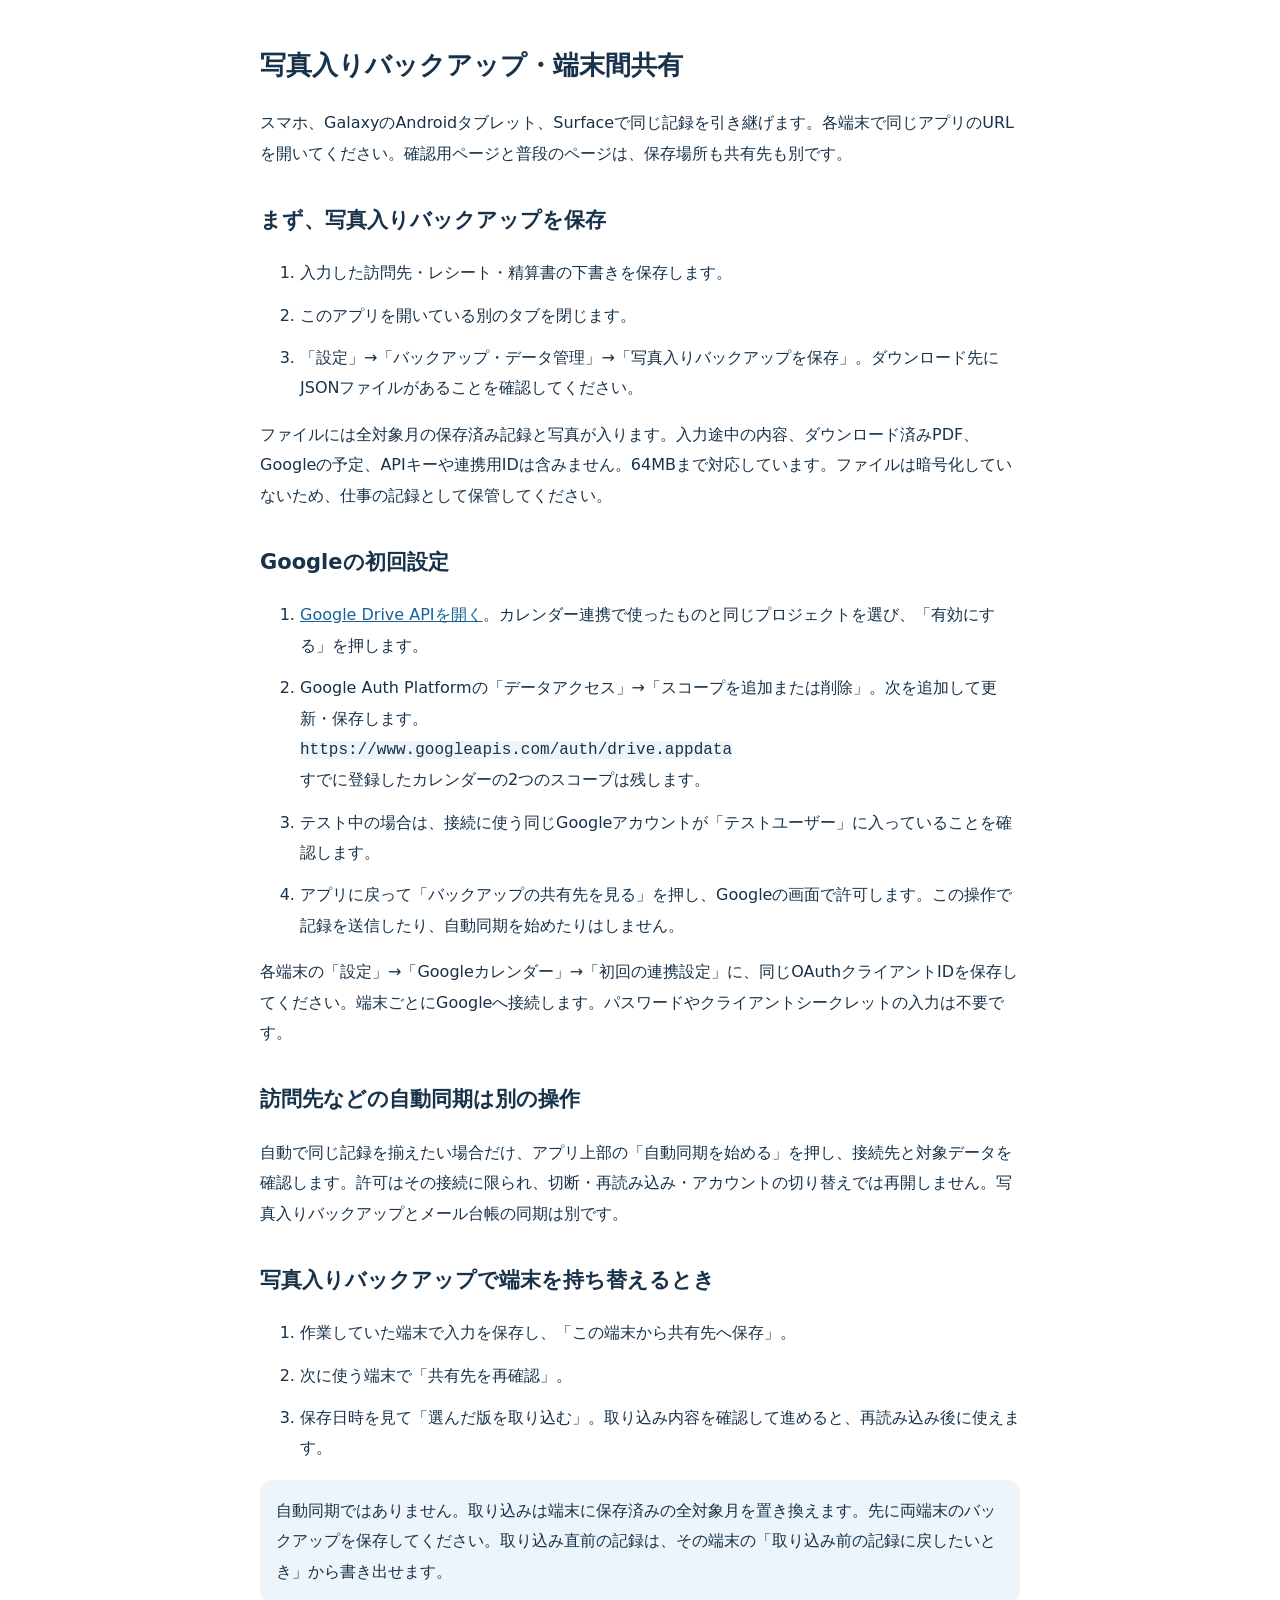
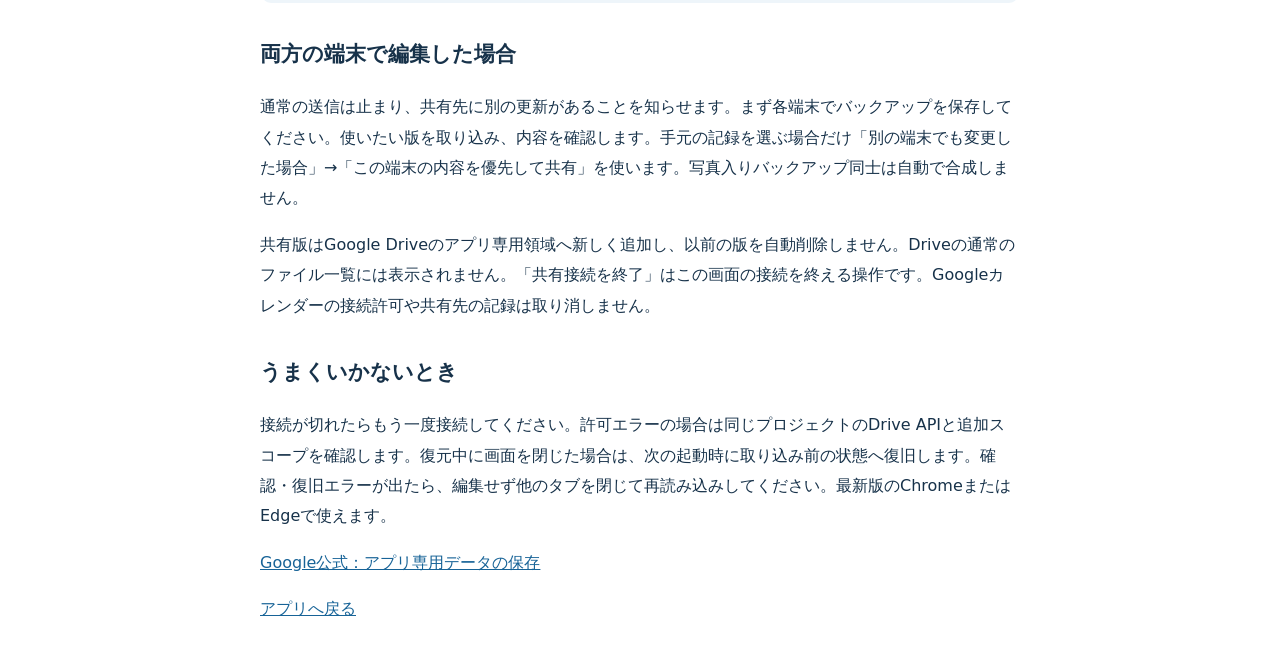
<file: docs/data-sharing-setup.html>
<!doctype html><html lang="ja"><meta charset="utf-8"><meta name="viewport" content="width=device-width, initial-scale=1"><title>写真入りバックアップ・端末間共有</title>
<style>body{font:16px/1.9 system-ui,sans-serif;color:#17324a;max-width:760px;margin:auto;padding:24px}h1{font-size:26px}h2{font-size:21px;margin-top:32px}code{overflow-wrap:anywhere;background:#eef5fa}li{margin:12px 0}a{color:#176397}.note{padding:16px;background:#eef5fa;border-radius:12px}</style>
<h1>写真入りバックアップ・端末間共有</h1>
<p>スマホ、GalaxyのAndroidタブレット、Surfaceで同じ記録を引き継げます。各端末で同じアプリのURLを開いてください。確認用ページと普段のページは、保存場所も共有先も別です。</p>
<h2>まず、写真入りバックアップを保存</h2>
<ol><li>入力した訪問先・レシート・精算書の下書きを保存します。</li><li>このアプリを開いている別のタブを閉じます。</li><li>「設定」→「バックアップ・データ管理」→「写真入りバックアップを保存」。ダウンロード先にJSONファイルがあることを確認してください。</li></ol>
<p>ファイルには全対象月の保存済み記録と写真が入ります。入力途中の内容、ダウンロード済みPDF、Googleの予定、APIキーや連携用IDは含みません。64MBまで対応しています。ファイルは暗号化していないため、仕事の記録として保管してください。</p>
<h2>Googleの初回設定</h2>
<ol><li><a href="https://console.cloud.google.com/apis/library/drive.googleapis.com" target="_blank" rel="noopener">Google Drive APIを開く</a>。カレンダー連携で使ったものと同じプロジェクトを選び、「有効にする」を押します。</li><li>Google Auth Platformの「データアクセス」→「スコープを追加または削除」。次を追加して更新・保存します。<br><code>https://www.googleapis.com/auth/drive.appdata</code><br>すでに登録したカレンダーの2つのスコープは残します。</li><li>テスト中の場合は、接続に使う同じGoogleアカウントが「テストユーザー」に入っていることを確認します。</li><li>アプリに戻って「バックアップの共有先を見る」を押し、Googleの画面で許可します。この操作で記録を送信したり、自動同期を始めたりはしません。</li></ol>
<p>各端末の「設定」→「Googleカレンダー」→「初回の連携設定」に、同じOAuthクライアントIDを保存してください。端末ごとにGoogleへ接続します。パスワードやクライアントシークレットの入力は不要です。</p>
<h2>訪問先などの自動同期は別の操作</h2>
<p>自動で同じ記録を揃えたい場合だけ、アプリ上部の「自動同期を始める」を押し、接続先と対象データを確認します。許可はその接続に限られ、切断・再読み込み・アカウントの切り替えでは再開しません。写真入りバックアップとメール台帳の同期は別です。</p>
<h2>写真入りバックアップで端末を持ち替えるとき</h2>
<ol><li>作業していた端末で入力を保存し、「この端末から共有先へ保存」。</li><li>次に使う端末で「共有先を再確認」。</li><li>保存日時を見て「選んだ版を取り込む」。取り込み内容を確認して進めると、再読み込み後に使えます。</li></ol>
<p class="note">自動同期ではありません。取り込みは端末に保存済みの全対象月を置き換えます。先に両端末のバックアップを保存してください。取り込み直前の記録は、その端末の「取り込み前の記録に戻したいとき」から書き出せます。</p>
<h2>両方の端末で編集した場合</h2>
<p>通常の送信は止まり、共有先に別の更新があることを知らせます。まず各端末でバックアップを保存してください。使いたい版を取り込み、内容を確認します。手元の記録を選ぶ場合だけ「別の端末でも変更した場合」→「この端末の内容を優先して共有」を使います。写真入りバックアップ同士は自動で合成しません。</p>
<p>共有版はGoogle Driveのアプリ専用領域へ新しく追加し、以前の版を自動削除しません。Driveの通常のファイル一覧には表示されません。「共有接続を終了」はこの画面の接続を終える操作です。Googleカレンダーの接続許可や共有先の記録は取り消しません。</p>
<h2>うまくいかないとき</h2>
<p>接続が切れたらもう一度接続してください。許可エラーの場合は同じプロジェクトのDrive APIと追加スコープを確認します。復元中に画面を閉じた場合は、次の起動時に取り込み前の状態へ復旧します。確認・復旧エラーが出たら、編集せず他のタブを閉じて再読み込みしてください。最新版のChromeまたはEdgeで使えます。</p>
<p><a href="https://developers.google.com/workspace/drive/api/guides/appdata" target="_blank" rel="noopener">Google公式：アプリ専用データの保存</a></p>
<p><a href="../index.html">アプリへ戻る</a></p></html>
</file>
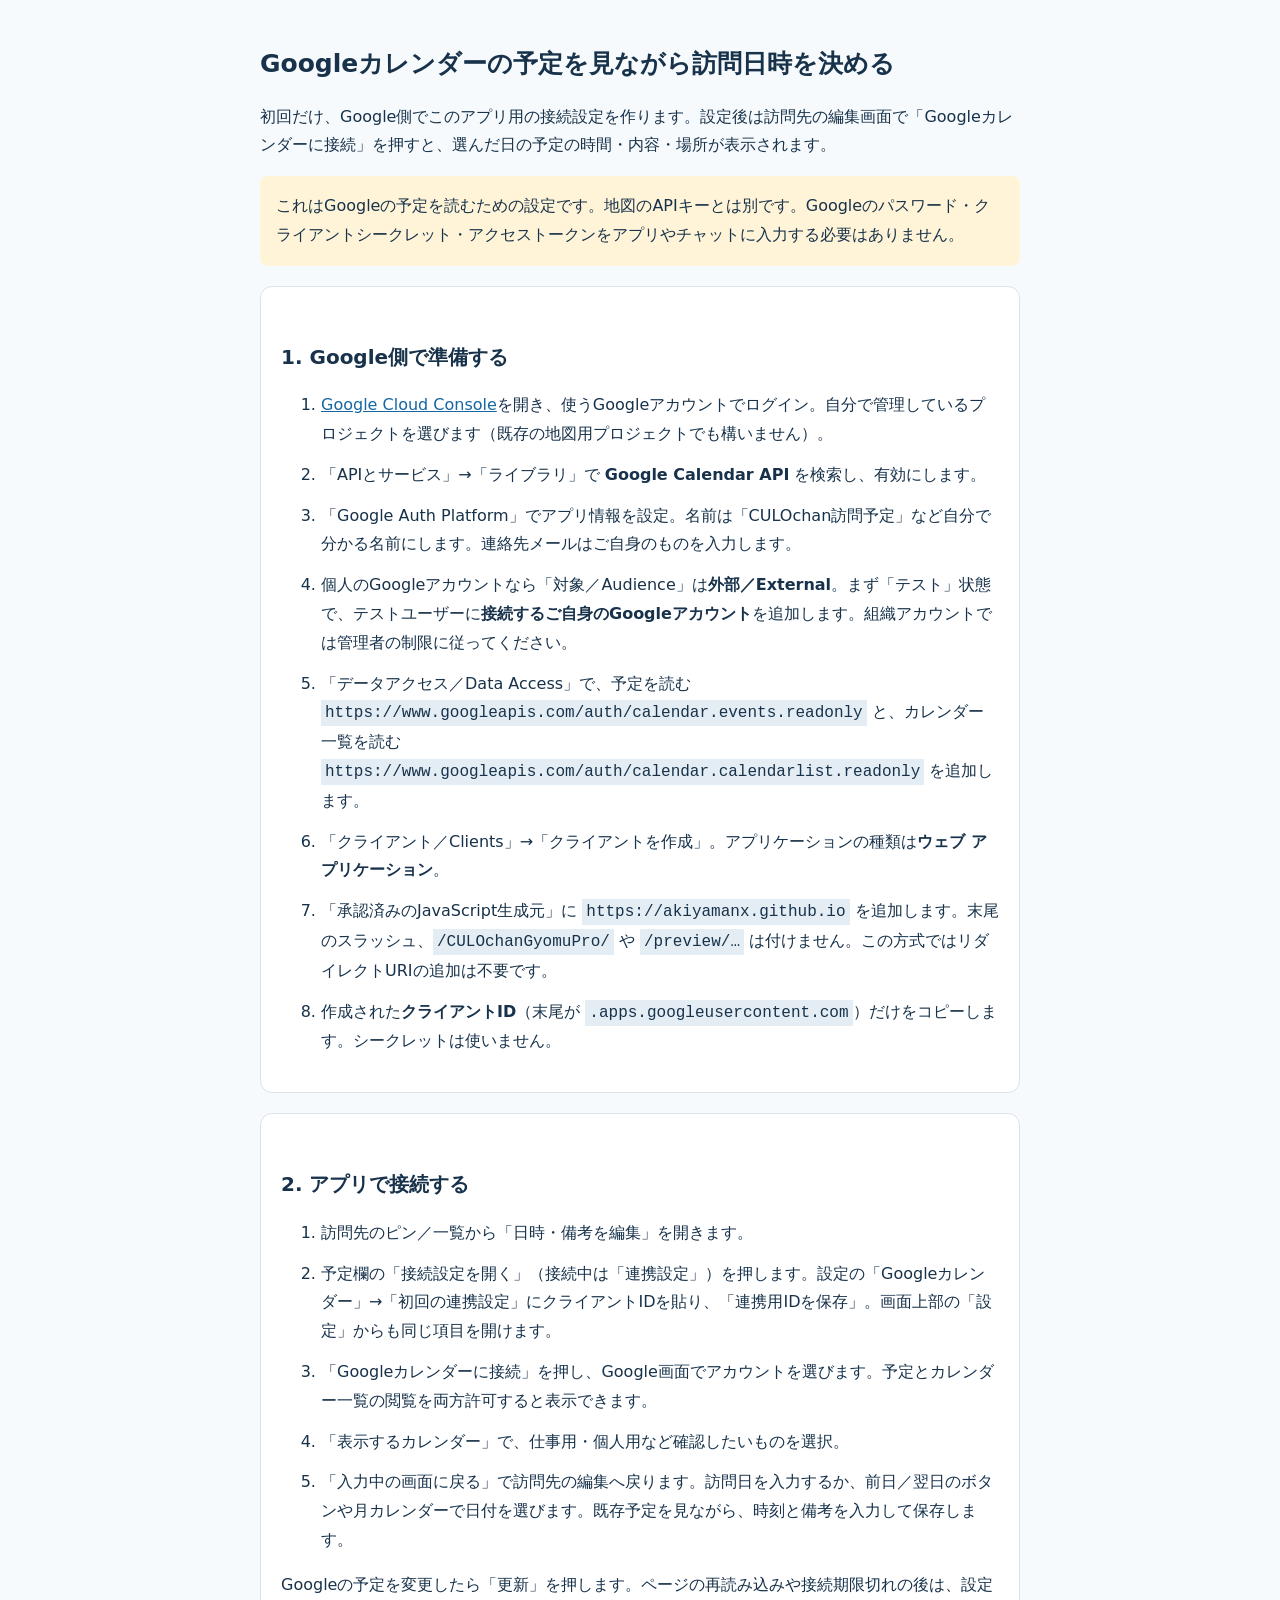
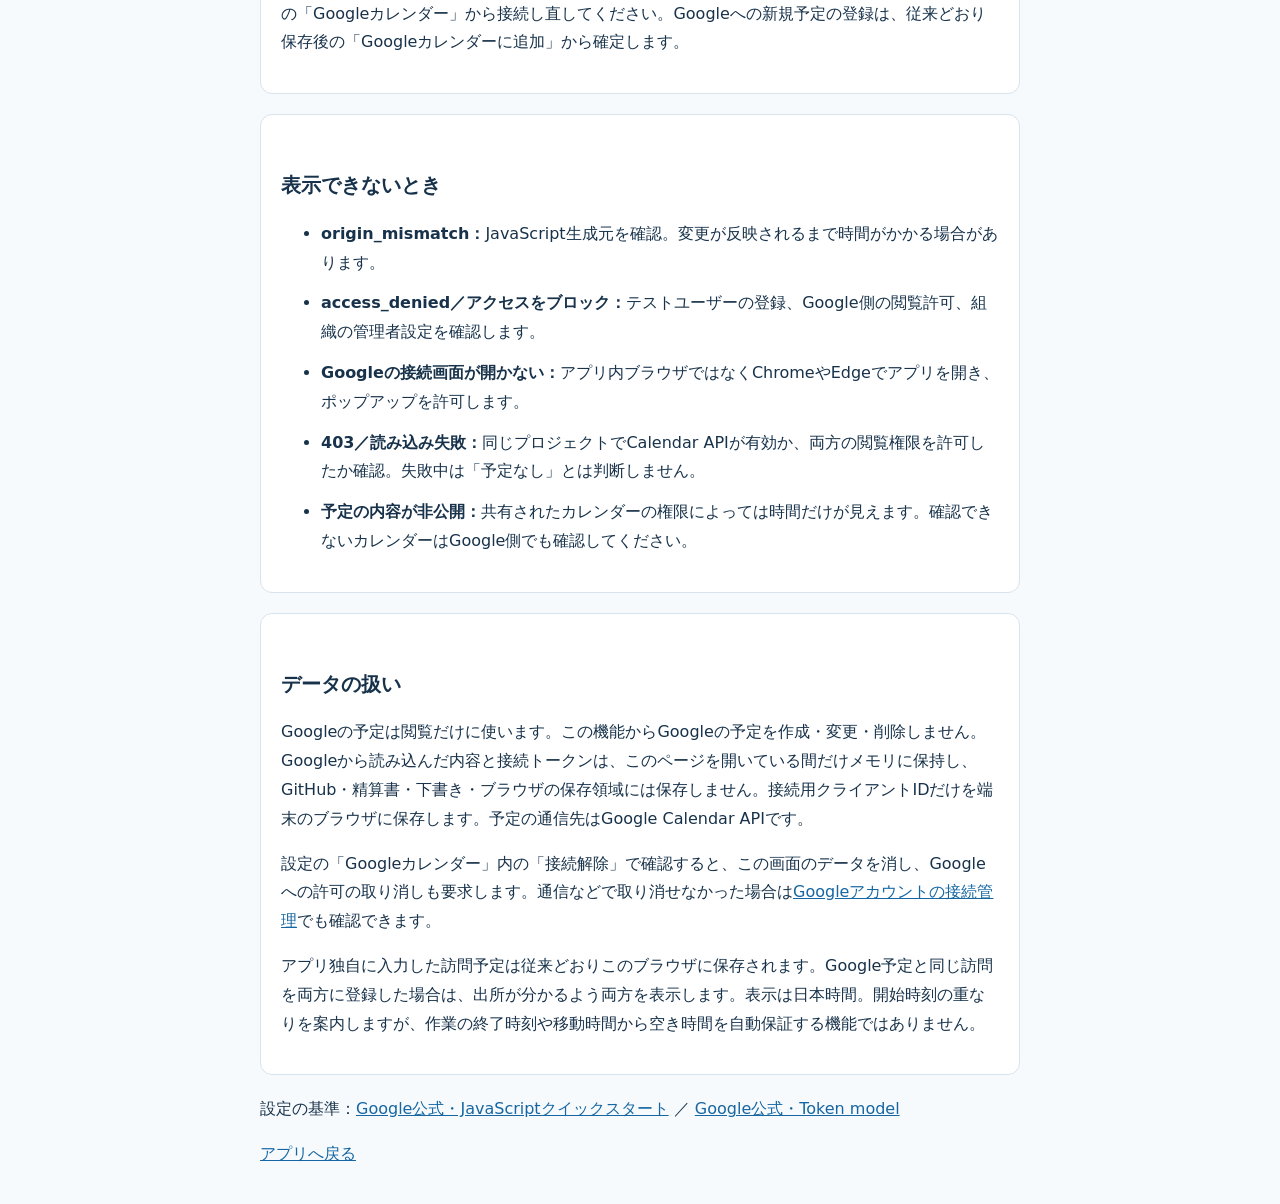
<file: docs/google-calendar-setup.html>
<!DOCTYPE html><html lang="ja"><head><meta charset="utf-8"><meta name="viewport" content="width=device-width,initial-scale=1"><title>Googleカレンダーの初回設定 — CULOchan業務Pro</title><style>body{font:16px/1.8 system-ui,sans-serif;color:#17324a;max-width:760px;padding:24px;margin:auto;background:#f7fafc}h1{font-size:25px}h2{font-size:20px;margin-top:32px}li{margin:12px 0}a{color:#1566a2}code{overflow-wrap:anywhere;background:#e4edf4;padding:4px}aside{background:#fff4d7;padding:16px;border-radius:8px}section{background:white;padding:20px;border:1px solid #d9e3ec;border-radius:12px;margin:20px 0}</style></head><body>
<h1>Googleカレンダーの予定を見ながら訪問日時を決める</h1>
<p>初回だけ、Google側でこのアプリ用の接続設定を作ります。設定後は訪問先の編集画面で「Googleカレンダーに接続」を押すと、選んだ日の予定の時間・内容・場所が表示されます。</p>
<aside>これはGoogleの予定を読むための設定です。地図のAPIキーとは別です。Googleのパスワード・クライアントシークレット・アクセストークンをアプリやチャットに入力する必要はありません。</aside>
<section><h2>1. Google側で準備する</h2><ol>
<li><a href="https://console.cloud.google.com/" target="_blank" rel="noopener">Google Cloud Console</a>を開き、使うGoogleアカウントでログイン。自分で管理しているプロジェクトを選びます（既存の地図用プロジェクトでも構いません）。</li>
<li>「APIとサービス」→「ライブラリ」で <strong>Google Calendar API</strong> を検索し、有効にします。</li>
<li>「Google Auth Platform」でアプリ情報を設定。名前は「CULOchan訪問予定」など自分で分かる名前にします。連絡先メールはご自身のものを入力します。</li>
<li>個人のGoogleアカウントなら「対象／Audience」は<strong>外部／External</strong>。まず「テスト」状態で、テストユーザーに<strong>接続するご自身のGoogleアカウント</strong>を追加します。組織アカウントでは管理者の制限に従ってください。</li>
<li>「データアクセス／Data Access」で、予定を読む <code>https://www.googleapis.com/auth/calendar.events.readonly</code> と、カレンダー一覧を読む <code>https://www.googleapis.com/auth/calendar.calendarlist.readonly</code> を追加します。</li>
<li>「クライアント／Clients」→「クライアントを作成」。アプリケーションの種類は<strong>ウェブ アプリケーション</strong>。</li>
<li>「承認済みのJavaScript生成元」に <code>https://akiyamanx.github.io</code> を追加します。末尾のスラッシュ、<code>/CULOchanGyomuPro/</code> や <code>/preview/…</code> は付けません。この方式ではリダイレクトURIの追加は不要です。</li>
<li>作成された<strong>クライアントID</strong>（末尾が <code>.apps.googleusercontent.com</code>）だけをコピーします。シークレットは使いません。</li>
</ol></section>
<section><h2>2. アプリで接続する</h2><ol>
<li>訪問先のピン／一覧から「日時・備考を編集」を開きます。</li>
<li>予定欄の「接続設定を開く」（接続中は「連携設定」）を押します。設定の「Googleカレンダー」→「初回の連携設定」にクライアントIDを貼り、「連携用IDを保存」。画面上部の「設定」からも同じ項目を開けます。</li>
<li>「Googleカレンダーに接続」を押し、Google画面でアカウントを選びます。予定とカレンダー一覧の閲覧を両方許可すると表示できます。</li>
<li>「表示するカレンダー」で、仕事用・個人用など確認したいものを選択。</li>
<li>「入力中の画面に戻る」で訪問先の編集へ戻ります。訪問日を入力するか、前日／翌日のボタンや月カレンダーで日付を選びます。既存予定を見ながら、時刻と備考を入力して保存します。</li>
</ol><p>Googleの予定を変更したら「更新」を押します。ページの再読み込みや接続期限切れの後は、設定の「Googleカレンダー」から接続し直してください。Googleへの新規予定の登録は、従来どおり保存後の「Googleカレンダーに追加」から確定します。</p></section>
<section><h2>表示できないとき</h2><ul>
<li><strong>origin_mismatch：</strong>JavaScript生成元を確認。変更が反映されるまで時間がかかる場合があります。</li>
<li><strong>access_denied／アクセスをブロック：</strong>テストユーザーの登録、Google側の閲覧許可、組織の管理者設定を確認します。</li>
<li><strong>Googleの接続画面が開かない：</strong>アプリ内ブラウザではなくChromeやEdgeでアプリを開き、ポップアップを許可します。</li>
<li><strong>403／読み込み失敗：</strong>同じプロジェクトでCalendar APIが有効か、両方の閲覧権限を許可したか確認。失敗中は「予定なし」とは判断しません。</li>
<li><strong>予定の内容が非公開：</strong>共有されたカレンダーの権限によっては時間だけが見えます。確認できないカレンダーはGoogle側でも確認してください。</li>
</ul></section>
<section><h2>データの扱い</h2><p>Googleの予定は閲覧だけに使います。この機能からGoogleの予定を作成・変更・削除しません。Googleから読み込んだ内容と接続トークンは、このページを開いている間だけメモリに保持し、GitHub・精算書・下書き・ブラウザの保存領域には保存しません。接続用クライアントIDだけを端末のブラウザに保存します。予定の通信先はGoogle Calendar APIです。</p><p>設定の「Googleカレンダー」内の「接続解除」で確認すると、この画面のデータを消し、Googleへの許可の取り消しも要求します。通信などで取り消せなかった場合は<a href="https://myaccount.google.com/connections" target="_blank" rel="noopener">Googleアカウントの接続管理</a>でも確認できます。</p><p>アプリ独自に入力した訪問予定は従来どおりこのブラウザに保存されます。Google予定と同じ訪問を両方に登録した場合は、出所が分かるよう両方を表示します。表示は日本時間。開始時刻の重なりを案内しますが、作業の終了時刻や移動時間から空き時間を自動保証する機能ではありません。</p></section>
<p>設定の基準：<a href="https://developers.google.com/workspace/calendar/api/quickstart/js" target="_blank" rel="noopener">Google公式・JavaScriptクイックスタート</a> ／ <a href="https://developers.google.com/identity/oauth2/web/guides/use-token-model" target="_blank" rel="noopener">Google公式・Token model</a></p><p><a href="../index.html">アプリへ戻る</a></p>
</body></html>
</file>
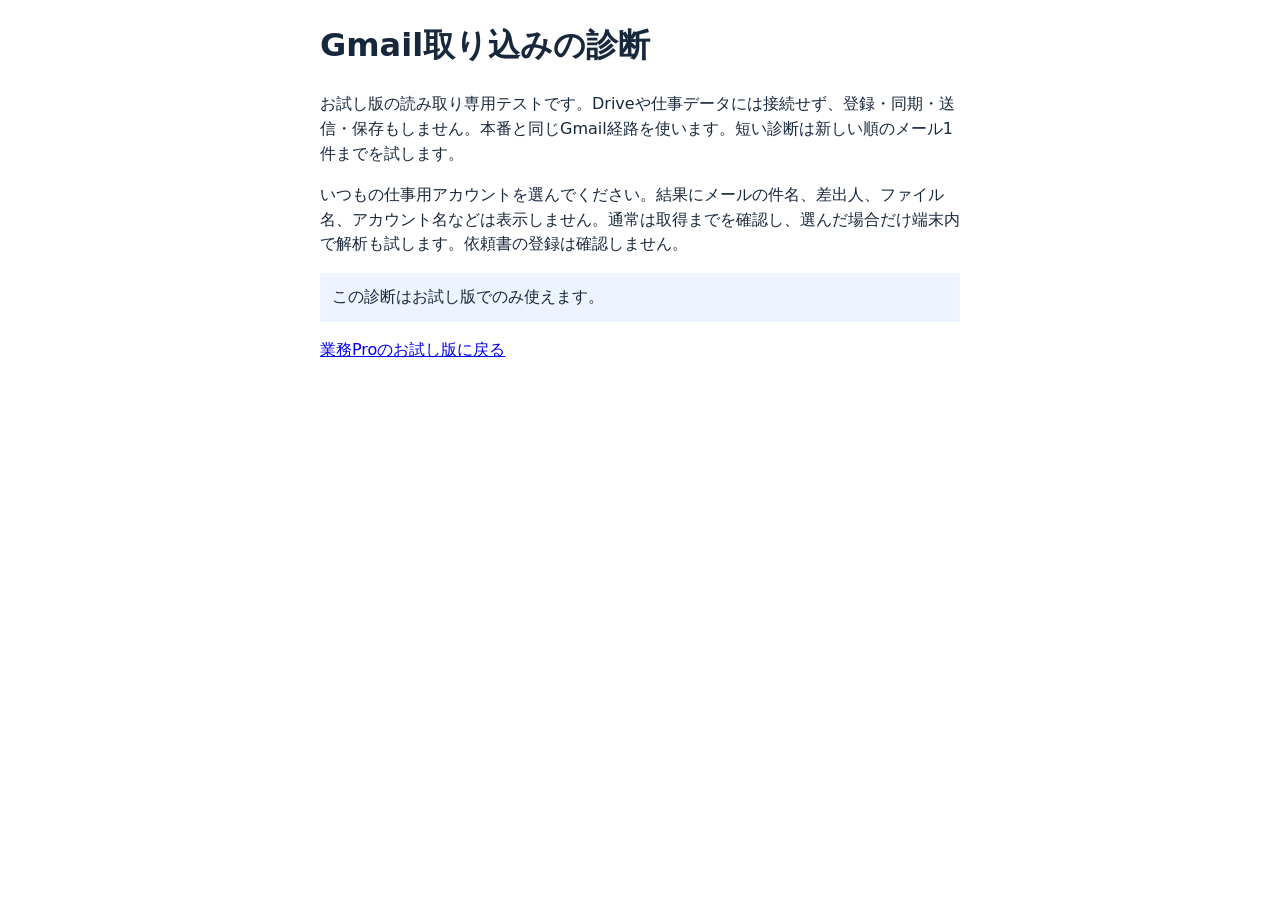
<file: tests/gmail-diagnosis.html>
<!doctype html>
<html lang="ja"><head><meta charset="utf-8"><meta name="viewport" content="width=device-width,initial-scale=1"><meta name="referrer" content="no-referrer"><title>業務Pro Gmail接続診断</title>
<style>body{font:1rem/1.55 system-ui,sans-serif;margin:1rem auto;padding:0 1rem;max-width:40rem;color:#18283c}button,input{font:inherit;min-height:44px;box-sizing:border-box}input[type=text]{width:100%;padding:.4rem}button{display:block;padding:.45rem .85rem;margin:.8rem 0}label{display:block}label:has(input[type=checkbox]){display:flex;align-items:center;gap:.5rem}output{display:block;padding:.75rem;background:#edf4ff;white-space:pre-wrap;overflow-wrap:anywhere}[hidden]{display:none!important}</style>
<script defer src="../shared/app-profile.js"></script><script defer src="../shared/app-storage.js"></script><script defer src="../map/gmail-transport.js"></script><script defer src="../map/gmail-source.js"></script><script defer src="../map/gmail-senders.js"></script><script defer src="../map/gmail-import.js"></script><script defer src="./gmail-diagnosis.js?v=4"></script></head>
<body><main><h1>Gmail取り込みの診断</h1>
<p>お試し版の読み取り専用テストです。Driveや仕事データには接続せず、登録・同期・送信・保存もしません。本番と同じGmail経路を使います。短い診断は新しい順のメール1件までを試します。</p>
<p>いつもの仕事用アカウントを選んでください。結果にメールの件名、差出人、ファイル名、アカウント名などは表示しません。通常は取得までを確認し、選んだ場合だけ端末内で解析も試します。依頼書の登録は確認しません。</p>
<section id="controls" hidden aria-label="診断操作">
<label for="senders">差出人（いつもの登録名を読点で区切る）</label><input type="text" id="senders" autocomplete="off" spellcheck="false" maxlength="820" aria-describedby="senderHint"><small id="senderHint">空欄なら、いつもの業務Proに登録している名前を入力してください。この画面だけで使用し、保存はしません。</small>
<label><input type="checkbox" id="attachment" checked>添付1件の取得も診断する（最大10 MB、保存なし）</label>
<button type="button" id="prepare">1. Googleログインを準備</button>
<button type="button" id="run" disabled>2. Googleにつないで診断</button>
<label><input type="checkbox" id="parseAttachments">複数診断で、取得した添付を端末内で解析する（登録・保存なし）</label>
<button type="button" id="batch" disabled>複数メールを登録せずに診断</button>
<small>新しい順に最大12通、1通あたり添付4件まで、扱う添付データは合計最大15 MiBで試します。添付の取得も試します。上のチェックを入れた場合だけ、本番と同じ検索（最大100件）を先に試し、本番と同じ読み取りツールを使って添付を端末内で解析します。登録・同期・保存はしません。</small>
<button type="button" id="searchOnly" disabled>メール検索だけを診断</button>
<small id="searchScope">本番と同じ検索で最大100件までの一覧を確認します。個別メール・添付は取得しません。</small>
</section>
<output id="result" role="status" aria-live="polite">準備中…</output>
<p><a href="../">業務Proのお試し版に戻る</a></p></main></body></html>
</file>
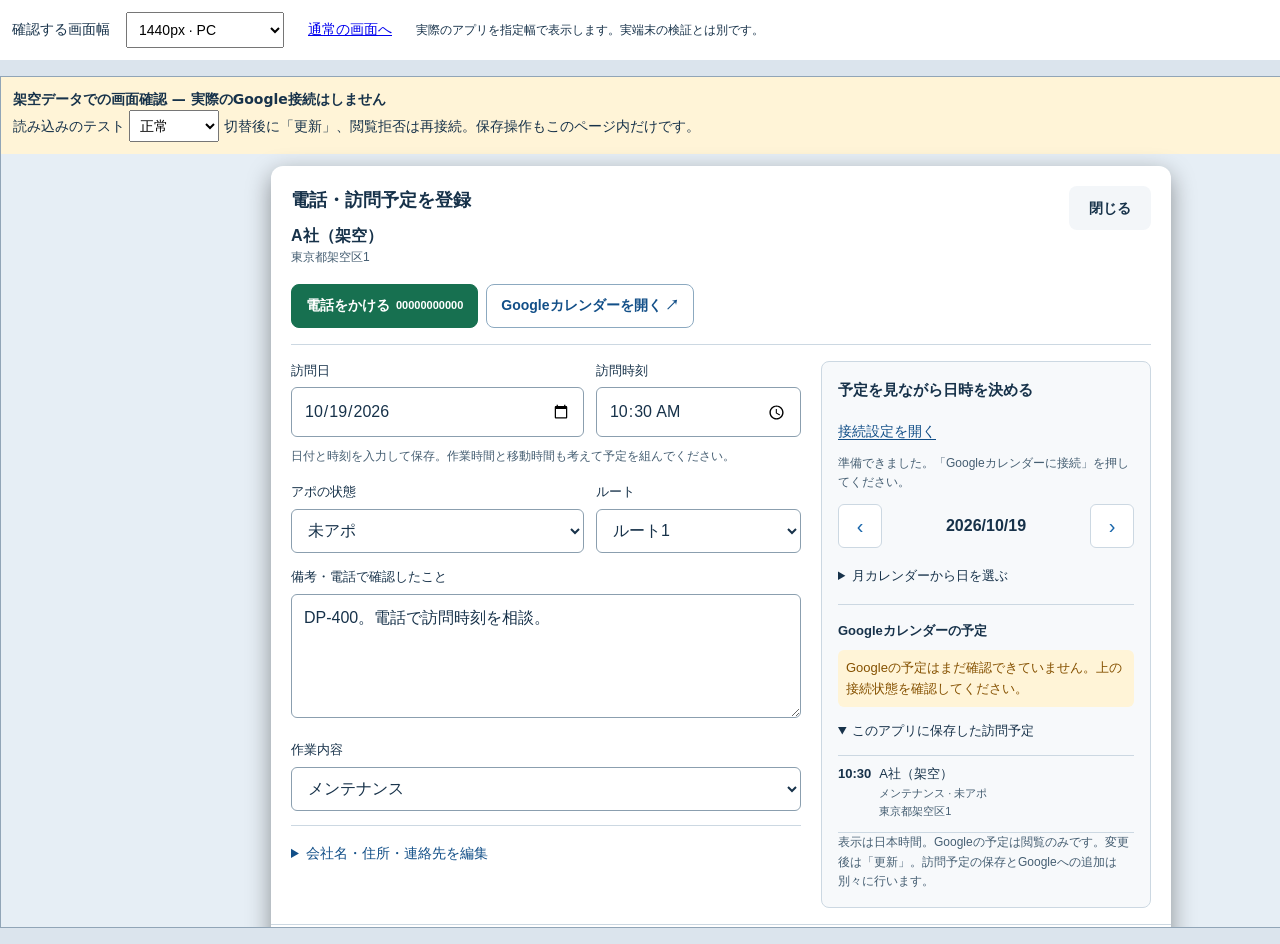
<file: tests/google-calendar-layout.html>
<!DOCTYPE html>
<html lang="ja">
<head><meta charset="UTF-8"><meta name="viewport" content="width=device-width, initial-scale=1"><title>画面幅の確認 — CULOchan業務Pro</title>
<style>body{margin:0;font:14px 'Noto Sans JP',sans-serif;background:#dbe4ed;color:#17324a}header{position:sticky;left:0;top:0;z-index:2;background:#fff;padding:12px;display:flex;align-items:center;gap:16px;flex-wrap:wrap}select,a{font:inherit;padding:8px}iframe{display:block;height:850px;margin:16px auto;border:1px solid #91a5b7;background:white}p{margin:0;font-size:12px}</style></head>
<body><header><label for="viewportWidth">確認する画面幅</label><select id="viewportWidth" onchange="document.getElementById('appFrame').style.width=this.value+'px'"><option value="320">320px · スマホ</option><option value="768">768px · タブレット</option><option value="1024">1024px · 横向き</option><option value="1440" selected>1440px · PC</option></select><a href="../index.html">通常の画面へ</a><p>実際のアプリを指定幅で表示します。実端末の検証とは別です。</p></header><iframe id="appFrame" title="Google予定の表示確認" src="google-calendar-review.html?v=20261019-13" style="width:1440px"></iframe></body>
</html>
</file>
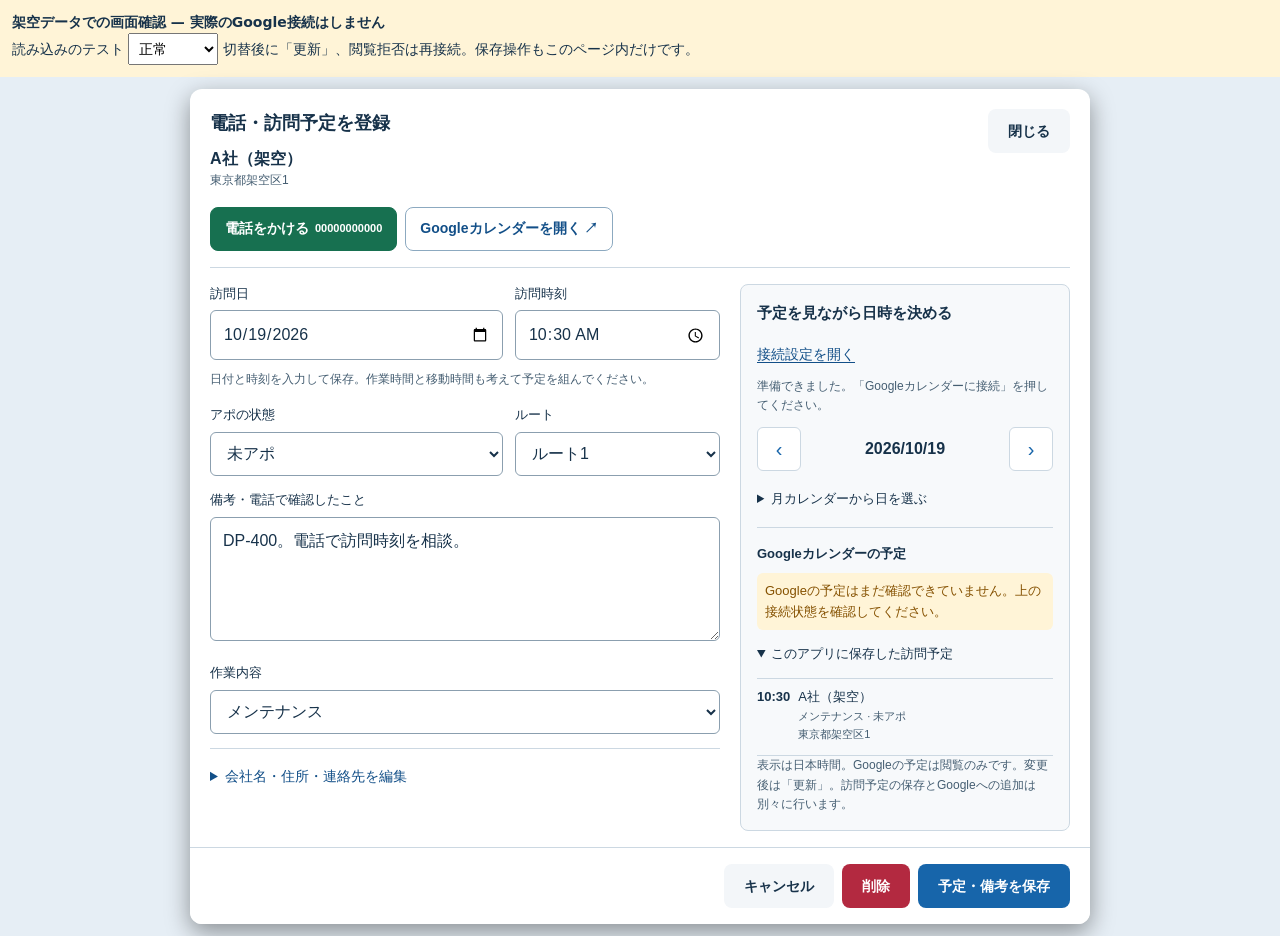
<file: tests/google-calendar-review.html>
<!doctype html><html lang="ja"><head><meta charset="UTF-8"><meta name="viewport" content="width=device-width,initial-scale=1"><title>Google予定の表示確認（架空データ）</title>
<link rel="stylesheet" href="../styles/common.css"><link rel="stylesheet" href="../styles/map/map-styles.css"><link rel="stylesheet" href="../styles/workflow.css"><link rel="stylesheet" href="../styles/map-workspace.css?v=20261019-13">
<style>body{padding:0;margin:0}.review-banner{padding:12px;background:#fff4d7;color:#17324a;font:14px/1.5 system-ui}.review-banner select{font:inherit;padding:6px}#editModal{position:relative;display:flex;inset:auto;padding:12px;background:#e6eef5;min-height:850px;align-items:flex-start}#editModal .visit-editor{max-height:none}.modal-buttons{position:static!important}</style><link rel="stylesheet" href="../styles/settings.css?v=20261019-14"></head><body>
<div class="review-banner"><strong>架空データでの画面確認 — 実際のGoogle接続はしません</strong><br><label>読み込みのテスト <select id="reviewResponse"><option value="ok">正常</option><option value="error">通信失敗</option><option value="expired">期限切れ</option><option value="denied">閲覧拒否</option></select></label> 切替後に「更新」、閲覧拒否は再接続。保存操作もこのページ内だけです。</div><div id="tab-map">            <div class="modal-overlay" id="editModal" style="display:flex;"><div class="modal visit-editor">
                <header class="visit-editor-header"><div><h2>電話・訪問予定を登録</h2><strong id="visitEditorName"></strong><p id="visitEditorAddress" class="visit-help"></p></div><button type="button" class="modal-cancel" onclick="hideEditModal()" aria-label="訪問先の編集を閉じる">閉じる</button></header>
                <div class="visit-editor-actions"><div id="visitPhoneActions"></div><a class="btn btn-secondary" href="https://calendar.google.com" target="_blank" rel="noopener">Googleカレンダーを開く ↗</a></div>
                <div class="visit-editor-grid"><section aria-label="訪問先の編集">
                    <div class="visit-date-fields"><div class="modal-row"><label for="visitScheduleDay">訪問日</label><input type="date" id="visitScheduleDay"></div><div class="modal-row"><label for="visitScheduleTime">訪問時刻</label><input type="time" id="visitScheduleTime"></div></div><input type="hidden" id="editAppoDate">
                    <p id="visitScheduleHint" class="visit-help" role="status"></p>
                    <div class="visit-date-fields"><div class="modal-row"><label for="editStatus">アポの状態</label><select id="editStatus"><option value="pending">未アポ</option><option value="appointed">アポ済み</option><option value="completed">完了</option></select></div><div class="modal-row"><label for="editRoute">ルート</label><select id="editRoute"></select></div></div>
                    <div class="modal-row"><label for="editNote">備考・電話で確認したこと</label><textarea id="editNote" rows="4"></textarea></div>
                    <div class="modal-row"><label for="editPurpose">作業内容</label><select id="editPurpose"><option value="">未設定</option><option value="メンテナンス">メンテナンス</option><option value="修理">修理</option><option value="本体設置">本体設置</option><option value="その他">その他</option></select></div>
                    <details class="visit-contact-details"><summary>会社名・住所・連絡先を編集</summary><div class="modal-row"><label for="editCompany">会社名</label><input type="text" id="editCompany"></div><div class="modal-row"><label for="editAddress">住所</label><input type="text" id="editAddress"></div><div class="modal-row"><label for="editPhone">電話番号</label><input type="tel" id="editPhone"></div><div class="modal-row"><label for="editContact">担当者</label><input type="text" id="editContact"></div></details>
                </section><section class="visit-calendar" aria-label="Googleカレンダーと訪問予定">
                    <h3>予定を見ながら日時を決める</h3>
                    <div class="google-calendar-actions"><button type="button" class="btn btn-secondary" id="googleCalendarRefresh" hidden>更新</button><button type="button" class="text-link" id="googleCalendarSettings" onclick="AppCore.openSettings('google')">連携設定</button></div>
                    <p id="googleCalendarStatus" class="visit-help" role="status">Googleカレンダーは未接続です。</p>
                    <div class="visit-calendar-nav visit-day-nav"><button type="button" data-visit-shift="-1" aria-label="前日の予定">‹</button><strong id="visitSelectedDay"></strong><button type="button" data-visit-shift="1" aria-label="翌日の予定">›</button></div>
                    <details class="visit-month-picker"><summary>月カレンダーから日を選ぶ</summary>
                    <div class="visit-calendar-nav"><button type="button" data-visit-month="-1" aria-label="前の月の予定">‹</button><strong id="visitCalendarMonth" aria-live="polite"></strong><button type="button" data-visit-month="1" aria-label="次の月の予定">›</button></div>
                    <div class="visit-weekdays" aria-hidden="true"><span>日</span><span>月</span><span>火</span><span>水</span><span>木</span><span>金</span><span>土</span></div><div id="visitCalendarDays" class="visit-calendar-days"></div>
                    <p class="visit-help">G：Googleの予定 ／ 訪：アプリの訪問予定。日付を押すと訪問日に入ります。</p></details>
                    <h4>Googleカレンダーの予定</h4><div id="googleVisitAgenda" aria-live="polite"></div>
                    <details class="visit-local-agenda" open><summary id="visitAgendaTitle">このアプリに保存した訪問予定</summary><div id="visitAgenda" aria-live="polite"></div></details>
                    <p class="visit-help">表示は日本時間。Googleの予定は閲覧のみです。変更後は「更新」。訪問予定の保存とGoogleへの追加は別々に行います。</p>
                </section></div>
                <p id="visitEditError" role="alert" tabindex="-1"></p><div class="modal-buttons"><button class="modal-cancel" onclick="hideEditModal()">キャンセル</button><button class="modal-delete" onclick="deleteLocation()">削除</button><button class="modal-submit" onclick="saveEdit()">予定・備考を保存</button></div>
            </div></div>
</div>    <div class="modal-overlay" id="settingsModal" style="display:none;" onclick="AppCore.closeSettings(event)">
        <div class="modal-content settings-content" onclick="event.stopPropagation()">
            <div class="modal-header"><h2 class="modal-title">設定</h2><button class="btn-small btn-clear" onclick="AppCore.closeSettings()" aria-label="設定を閉じる">✕</button></div>
            <div class="modal-body">
                <p class="settings-intro">変更したい項目を開いてください。</p>
                <p id="settingsStatus" class="setting-hint" role="status"></p>
                <details class="settings-category" data-settings-category="google">
                    <summary>Googleカレンダー<span>接続・アカウント・表示するカレンダー</span></summary>
                    <div class="settings-category-body">
                        <p id="googleCalendarSettingsStatus" class="visit-help" role="status"></p>
                        <div class="google-calendar-actions"><button type="button" class="btn btn-primary" id="googleCalendarConnect">Googleカレンダーに接続</button><button type="button" class="btn btn-secondary settings-danger" id="googleCalendarDisconnect" hidden>接続解除</button></div>
                    <details id="googleCalendarSelection" class="google-calendar-details" hidden><summary id="googleCalendarSelectionCount">表示するカレンダー</summary><div id="googleCalendarChoices"></div><p class="visit-help">確認したいカレンダーを選んでください。閲覧権限のない予定は表示できません。</p></details>
                    <details id="googleCalendarSetup" class="google-calendar-details"><summary>初回の連携設定</summary><p class="visit-help">初回だけ、Google側でこのアプリの連携用IDを作ります。地図のAPIキーとは別です。</p><a href="../docs/google-calendar-setup.html" target="_blank" rel="noopener">設定手順を開く ↗</a><div class="modal-row"><label for="googleCalendarClientId">OAuthクライアントID</label><input type="text" id="googleCalendarClientId" autocomplete="off" spellcheck="false" placeholder="…apps.googleusercontent.com"></div><button type="button" class="btn btn-secondary" id="googleCalendarSaveClient">連携用IDを保存</button><p class="visit-help">IDだけをこのブラウザに保存します。パスワードやシークレットは入力しません。</p><a href="https://myaccount.google.com/connections" target="_blank" rel="noopener">Googleアカウントの接続管理 ↗</a></details>
                    </div>
                </details>
                <details class="settings-category" data-settings-category="maps">
                    <summary>地図・会社住所<span>地図表示・会社からの距離計算</span></summary>
                    <div class="settings-category-body">
                        <div class="setting-group"><label class="setting-label" for="settingMapsKey">Google Maps APIキー</label><input type="password" id="settingMapsKey" class="setting-input" autocomplete="off" placeholder="AIza..."><p class="setting-hint"><a href="https://console.cloud.google.com/apis/credentials" target="_blank" rel="noopener">Google Cloud Console を開く ↗</a></p></div>
                        <div class="setting-group"><label class="setting-label" for="settingHomeAddr">会社住所（出発・帰着）</label><p class="setting-hint">会社から出発し、最後に会社へ戻る距離を計算します。</p><input type="text" id="settingHomeAddr" class="setting-input" placeholder="例：千葉県袖ケ浦市..."></div>
                        <button class="btn btn-primary" onclick="AppCore.saveSettings('Maps')">地図・住所の設定を保存</button>
                        <p id="settingsMapsStatus" class="setting-hint" role="status"></p>
                        <button class="btn btn-secondary" id="settingsReload" data-requires-idle hidden onclick="SettingsPanel.dataAction('reload')">保存済みの設定で再読み込み</button>
                    </div>
                </details>
                <details class="settings-category" data-settings-category="ai">
                    <summary>レシートのAI読取<span>Gemini APIキー</span></summary>
                    <div class="settings-category-body">
                        <div class="setting-group"><label class="setting-label" for="settingGeminiKey">Gemini APIキー</label><p class="setting-hint">レシートのAI読み取りに使用します。</p><input type="password" id="settingGeminiKey" class="setting-input" autocomplete="off" placeholder="AIza..."><p class="setting-hint"><a href="https://aistudio.google.com/apikey" target="_blank" rel="noopener">Google AI Studio でAPIキーを取得 ↗</a></p></div>
                        <button class="btn btn-primary" onclick="AppCore.saveSettings('AI')">AI読取の設定を保存</button><p id="settingsAIStatus" class="setting-hint" role="status"></p>
                    </div>
                </details>
                <details class="settings-category" data-settings-category="data">
                    <summary>バックアップ・データ管理<span>訪問先・ルートの保存、復元、削除</span></summary>
                    <div class="settings-category-body">
                        <p id="settingsDataHint" class="setting-hint"></p>
                        <p class="setting-hint">バックアップは全対象月の訪問先・ルート・区間・地図側の経費と地図設定です。レシート画像や精算書は含みません。</p>
                        <div class="settings-data-actions"><button class="btn btn-secondary" onclick="exportBackup()">バックアップを保存</button><button class="btn btn-secondary" data-requires-idle onclick="SettingsPanel.dataAction('restore')">バックアップから復元</button><button class="btn btn-secondary settings-danger" data-requires-idle onclick="SettingsPanel.dataAction('reset')">現在の対象月のデータを削除</button></div>
                    </div>
                </details>
            </div>
            <div class="modal-footer"><button class="btn btn-secondary" id="settingsReturn" onclick="AppCore.closeSettings()">設定を閉じる</button></div>
        </div>
    </div>
<script src="../expense/expense-import.js"></script><script src="google-calendar-review.js"></script><script src="../map/google-calendar-data.js?v=20261019-13"></script><script src="../map/google-visit-calendar.js?v=20261019-14"></script><script src="../map/visit-planner.js?v=20261019-13"></script><script src="../shared/settings-panel.js?v=20261019-14"></script><script>VisitPlanner.init();openReviewVisit();</script></body></html>
</file>
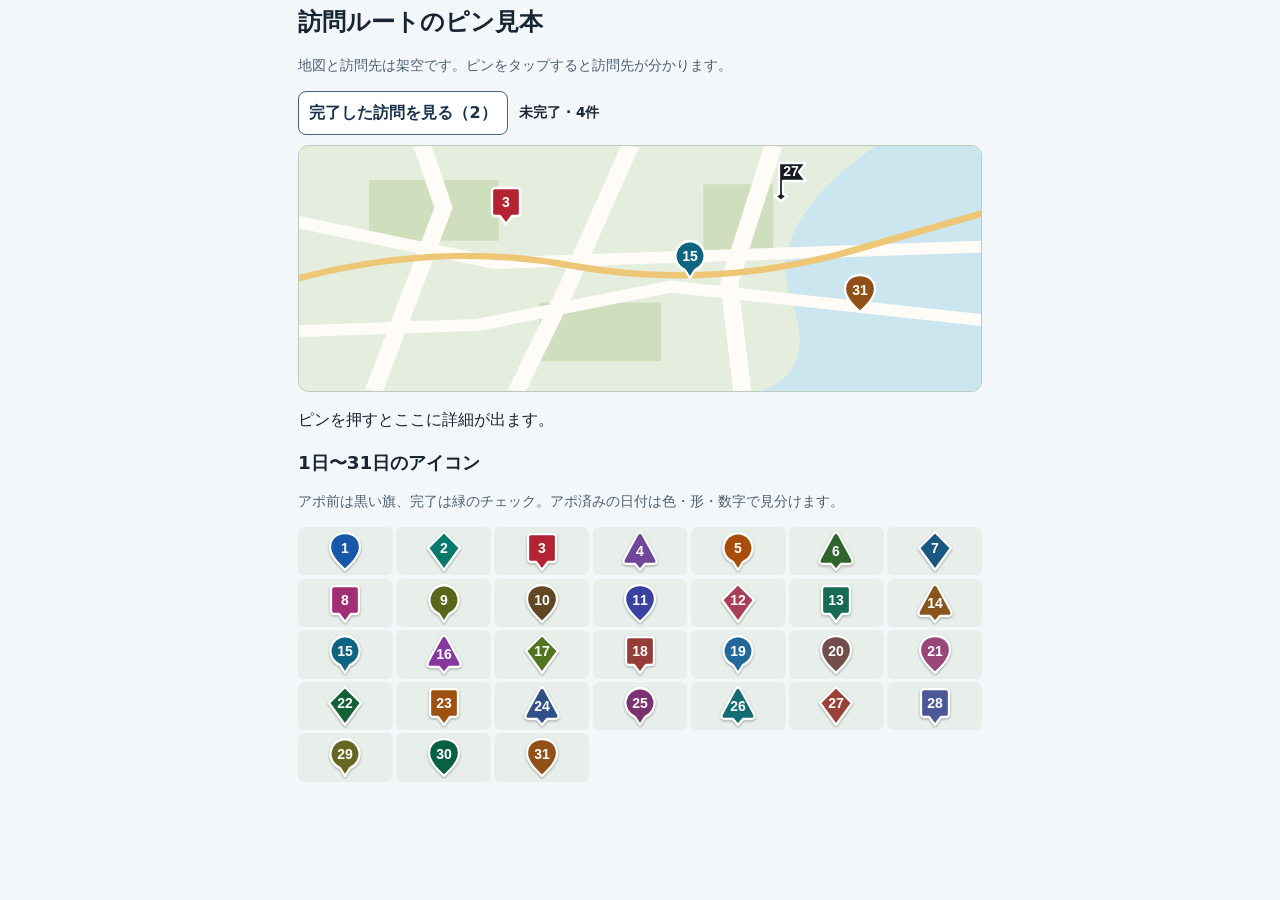
<file: tests/route-pin-review.html>
<!doctype html>
<html lang="ja"><meta charset="utf-8">
<meta name="viewport" content="width=device-width,initial-scale=1">
<title>訪問ルートのピン見本</title>
<link rel="stylesheet" href="../styles/map/map-styles.css?v=20261122-route-pins-2">
<style>
body{background:#f4f7fa;color:#182532;font:16px/1.55 system-ui,sans-serif;padding:1rem;margin:auto;max-width:660px}
h1{font-size:1.5rem;margin:0} h2{font-size:1.15rem;margin:1rem 0 .5rem}
#sample{position:relative;height:245px;overflow:hidden;border:1px solid #bcccbc;border-radius:.65rem;background:#e5eddf}
#sample .paper{width:100%;height:100%;display:block}
.demo-pin{position:absolute;transform:translate(-50%,-100%);width:44px;height:48px;display:grid;place-items:center;background:none;border:none;cursor:pointer}
.demo-pin:focus-visible, button:focus-visible{outline:2px solid #1759a8;outline-offset:2px}
.route-pin-swatch{width:36px;height:42px}
#mapCompletedButton{font:inherit;border:1px solid #43627b;border-radius:.5rem;background:white;color:#17324a;padding:.5rem .65rem;min-height:44px;cursor:pointer;font-weight:600}
#mapCompletedButton[aria-pressed=true]{background:#e5f5ee;color:#14563d;border-color:#177050}
#mapVisitView{font-size:.86rem;font-weight:700}
.tools{display:flex;align-items:center;gap:.7rem;flex-wrap:wrap;margin-bottom:.6rem}
#customerList{min-height:1.5rem;margin:.45rem 0;font-size:.92rem}
#calendar{display:grid;grid-template-columns:repeat(7,minmax(0,1fr));gap:.2rem;list-style:none;padding:0;margin:.5rem 0}
#calendar li{display:grid;place-items:center;background:#e8efeb;border-radius:.4rem;padding:.2rem;min-width:0}
#calendar .route-pin-swatch{max-width:100%}
.muted{font-size:.88rem;color:#4c6072}
</style>
<main id="tab-map"><h1>訪問ルートのピン見本</h1>
<p class="muted">地図と訪問先は架空です。ピンをタップすると訪問先が分かります。</p>
<div class="tools"><button id="mapCompletedButton" type="button" aria-pressed="false" aria-controls="sample" onclick="MapCore.toggleCompleted()">完了した訪問を見る</button><span id="mapVisitView" role="status"></span></div>
<div id="sample" aria-label="架空の見本地図">
<svg class="paper" viewBox="0 0 420 230" preserveAspectRatio="none" aria-hidden="true">
<path fill="#cbe6ef" d="M355 0Q286 74 303 143T284 230h136V0Z"/>
<path fill="#cfdfbd" d="M43 32h80v57H43zM148 147h75v55h-75zM249 36h43v64h-43z"/>
<path fill="none" stroke="#fffcf8" stroke-width="11" d="M-5 70L121 110 430 94M-5 174L110 168 229 132 430 165M76 0L89 58 46 230M204 0L166 130 134 230M292 0L265 129 273 230"/>
<path fill="none" stroke="#edc775" stroke-width="6" d="M-5 126Q85 89 167 112T332 102L426 61"/>
</svg>
</div>
<p id="customerList" hidden></p><p id="sampleDetail" role="status">ピンを押すとここに詳細が出ます。</p>
<span id="countBadge" hidden></span><div id="mapSetup" hidden></div>
<h2>1日〜31日のアイコン</h2>
<p class="muted">アポ前は黒い旗、完了は緑のチェック。アポ済みの日付は色・形・数字で見分けます。</p>
<ul id="calendar" aria-label="1日から31日まで"></ul>
</main>
<script src="../map/geocode-guard.js"></script>
<script src="../map/route-pin-style.js?v=20261122-route-pins-2"></script>
<script>
const visits=[
 {id:'a',company:'青空工業（見本）',status:'appointed',appoDate:'2026-12-03T10:00',lat:30,lng:34},
 {id:'b',company:'緑町サービス（見本）',status:'appointed',appoDate:'2026-12-15T09:00',lat:57,lng:56},
 {id:'c',company:'みなと商事（見本）',status:'pending',routeId:'route_27',lat:72,lng:24},
 {id:'d',company:'さくら設備（見本）',status:'completed',appoDate:'2026-12-02T09:00',lat:28,lng:68},
 {id:'e',company:'浜辺事務所（見本）',status:'appointed',appoDate:'2026-12-31T10:00',lat:82,lng:70},
 {id:'f',company:'北町商事（見本）',status:'completed',appoDate:'2026-12-05T09:00',lat:66,lng:79}
];
const DataStorage={getSettings:()=>({}),getCustomers:()=>visits,getRoutes:()=>[{id:'route_27',name:'ルート27',color:'#7b3270'}],
 getCurrentWorkspaceId:()=> '2026-12',getGeoCache:()=>({}),setGeoCache(){}};
const RouteManager={updateRoutePanel(){}};
const RequestParser={scheduleLabel:c=>c.appoDate?.slice(0,10)||'日付未定'};
const ExpenseImport={escapeHtml:s=>String(s||'')}; // この見本のデータは上の固定値だけ。入力やストレージなし。
const VisitPlanner={endOf:()=>null,phoneNumbers:()=>[]};
const google={maps:{Map:class{fitBounds(){}},Geocoder:class{},Point:class{},Size:class{},
 LatLng:class{constructor(lat,lng){Object.assign(this,{lat,lng});}},LatLngBounds:class{extend(){}},
 InfoWindow:class{setContent(html){this.html=html;}open(){document.getElementById('sampleDetail').textContent=new DOMParser().parseFromString(this.html,'text/html').querySelector('h3').textContent;}close(){document.getElementById('sampleDetail').textContent='ピンを押すとここに詳細が出ます。';}},
 Marker:class{constructor(o){
    this.position=o.position;
    this.el=document.createElement('button');this.el.type='button';this.el.className='demo-pin';
    this.el.setAttribute('aria-label',o.title);
    const img=document.createElement('img');img.width=36;img.height=42;img.alt='';img.src=o.icon.url;this.el.append(img);
    this.el.style.left=o.position.lat+'%';this.el.style.top=o.position.lng+'%';
    this.setVisible(o.visible);document.getElementById('sample').append(this.el);
 } getPosition(){return this.position;} setVisible(v){this.el.hidden=!v;this.el.style.display=v?'grid':'none';}
 addListener(name,fn){this.el.addEventListener(name,fn);} setMap(m){if(!m)this.el.remove();}
 }}};
</script>
<script src="../map/map-core.js?v=20261122-today-1"></script>
<script>
document.getElementById('calendar').innerHTML=Array.from({length:31},(_,i)=>'<li aria-label="'+(i+1)+'日">'+RoutePinStyle.swatch(RoutePinStyle.dayStyle(i+1))+'</li>').join('');
MapCore.initMap();
</script>
</html>
</file>
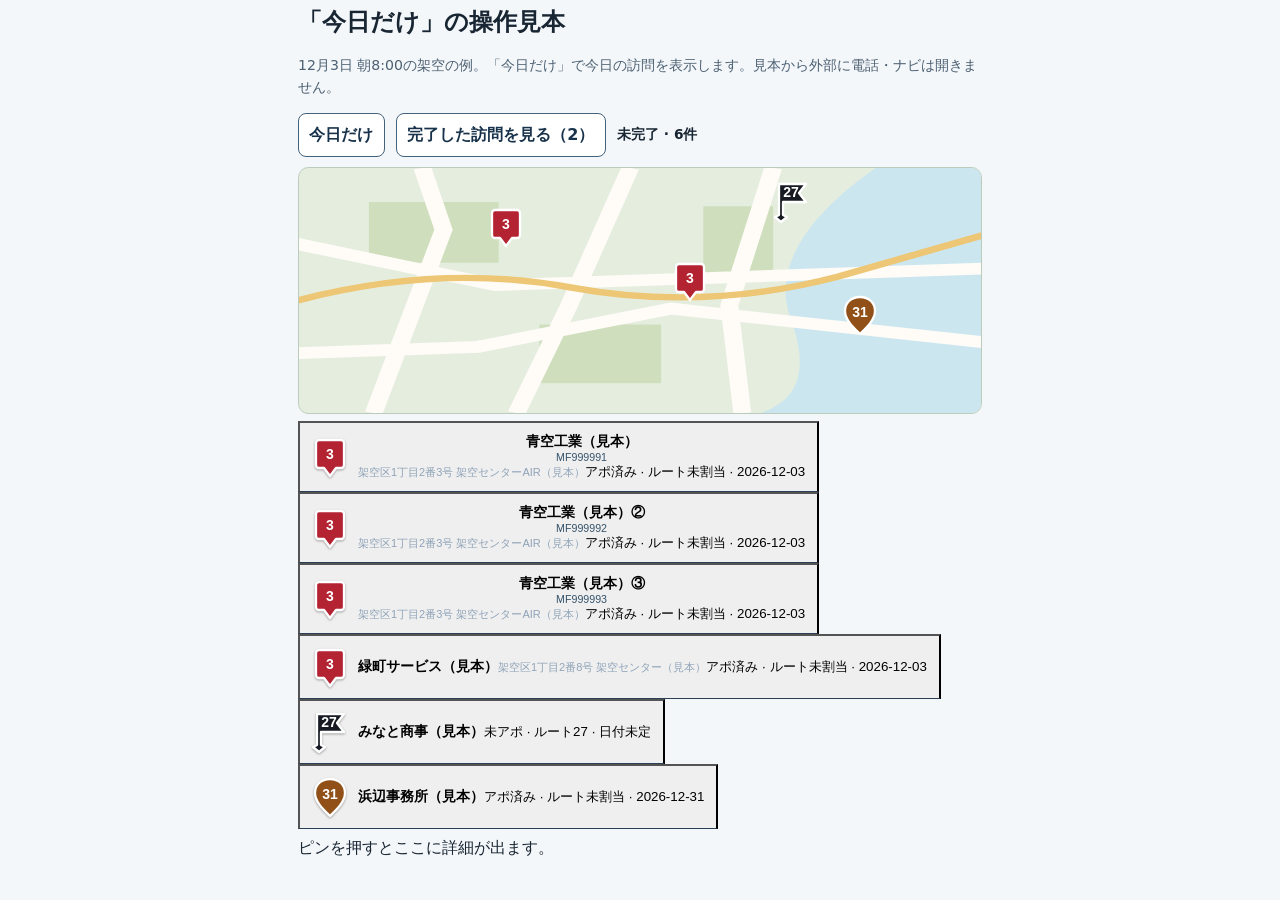
<file: tests/today-visits-demo.html>
<!doctype html>
<html lang="ja"><meta charset="utf-8">
<meta name="viewport" content="width=device-width,initial-scale=1">
<title>「今日だけ」の操作見本</title>
<link rel="stylesheet" href="../styles/map/map-styles.css?v=20261123-sites-1">
<style>
body{background:#f4f7fa;color:#182532;font:16px/1.55 system-ui,sans-serif;padding:1rem;margin:auto;max-width:660px}
h1{font-size:1.5rem;margin:0} h2{font-size:1.15rem;margin:1rem 0 .5rem}
#sample{position:relative;height:245px;overflow:hidden;border:1px solid #bcccbc;border-radius:.65rem;background:#e5eddf}
#sample .paper{width:100%;height:100%;display:block}
.demo-pin{position:absolute;transform:translate(-50%,-100%);width:44px;height:48px;display:grid;place-items:center;background:none;border:none;cursor:pointer}
.demo-pin:focus-visible, button:focus-visible{outline:2px solid #1759a8;outline-offset:2px}
.route-pin-swatch{width:36px;height:42px}
#mapCompletedButton{font:inherit;border:1px solid #43627b;border-radius:.5rem;background:white;color:#17324a;padding:.5rem .65rem;min-height:44px;cursor:pointer;font-weight:600}
#mapCompletedButton[aria-pressed=true]{background:#e5f5ee;color:#14563d;border-color:#177050}
#mapVisitView{font-size:.86rem;font-weight:700}
#mapTodayButton{font:inherit;border:1px solid #43627b;border-radius:.5rem;background:white;color:#17324a;padding:.5rem .65rem;min-height:44px;cursor:pointer;font-weight:600}
#mapTodayButton[aria-pressed=true]{background:#e3eefc;border-color:#21568c}
#mapTodayCard:not([hidden]){margin-bottom:.6rem}
.today-quick a{padding:.25em .65em;border:1px solid #21568c;border-radius:.4rem;color:#21476c}
.tools{display:flex;align-items:center;gap:.7rem;flex-wrap:wrap;margin-bottom:.6rem}
#customerList{min-height:1.5rem;margin:.45rem 0;font-size:.92rem}
.muted{font-size:.88rem;color:#4c6072}
</style>
<main id="tab-map"><h1>「今日だけ」の操作見本</h1>
<p class="muted">12月3日 朝8:00の架空の例。「今日だけ」で今日の訪問を表示します。見本から外部に電話・ナビは開きません。</p>
<div class="tools"><button id="mapTodayButton" type="button" aria-pressed="false" onclick="MapCore.toggleToday()">今日だけ</button><button id="mapCompletedButton" type="button" aria-pressed="false" aria-controls="sample" onclick="MapCore.toggleCompleted()">完了した訪問を見る</button><span id="mapVisitView" role="status"></span></div>
<div id="mapTodayCard" class="map-today-card" hidden></div>
<div id="sample" aria-label="架空の見本地図">
<svg class="paper" viewBox="0 0 420 230" preserveAspectRatio="none" aria-hidden="true">
<path fill="#cbe6ef" d="M355 0Q286 74 303 143T284 230h136V0Z"/>
<path fill="#cfdfbd" d="M43 32h80v57H43zM148 147h75v55h-75zM249 36h43v64h-43z"/>
<path fill="none" stroke="#fffcf8" stroke-width="11" d="M-5 70L121 110 430 94M-5 174L110 168 229 132 430 165M76 0L89 58 46 230M204 0L166 130 134 230M292 0L265 129 273 230"/>
<path fill="none" stroke="#edc775" stroke-width="6" d="M-5 126Q85 89 167 112T332 102L426 61"/>
</svg>
</div>
<div id="customerList"></div><div id="sampleDetail" aria-label="ピンの詳細">ピンを押すとここに詳細が出ます。</div>
<span id="countBadge" hidden></span><div id="mapSetup" hidden></div>
<p id="siteCompletionNotice" role="status" hidden></p></main><dialog id="siteCompletionDialog" class="equipment-history-dialog site-completion" aria-labelledby="siteCompletionTitle">
        <header><h2 id="siteCompletionTitle">作業完了を記録</h2><button type="button" class="btn btn-secondary" onclick="this.closest('dialog').close()">閉じる</button></header>
        <p id="siteCompletionScope"></p>
        <p><strong>作業できなかった機体だけにチェックしてください。</strong> チェックした機体は未完了のまま残ります。</p>
        <div id="siteCompletionRows"></div>
        <p id="siteCompletionError" role="alert"></p>
        <button type="button" class="btn btn-primary" onclick="MapCore.confirmCompletion()">チェックしていない機体を完了</button>
    </dialog><dialog id="equipmentHistoryDialog" class="equipment-history-dialog" aria-labelledby="equipmentHistoryTitle">
        <header><h2 id="equipmentHistoryTitle">機番の履歴</h2><button class="btn btn-secondary" type="button" id="equipmentHistoryClose">閉じる</button></header>
        <p>業務プロに保存した訪問を、月をまたいで確認できます。支給タブレットのデータやメールを自動取得する機能ではありません。</p>
        <form id="equipmentHistoryForm"><label for="equipmentHistorySerial">機番（MF番号）</label><div><input id="equipmentHistorySerial" type="text" maxlength="30" autocapitalize="characters" placeholder="MF123456" autofocus><button type="submit" class="btn btn-primary">検索</button></div></form>
        <p id="equipmentHistoryStatus" role="status"></p>
        <div id="equipmentHistoryResults"></div>
    </dialog>
<script src="../map/geocode-guard.js"></script>
<script src="../map/route-pin-style.js?v=20261122-route-pins-2"></script>
<script src="../map/visit-planner.js"></script>
<script src="../map/equipment-history.js"></script>
<script src="../map/equipment-history-ui.js"></script>
<script src="../map/today-visits.js?v=20261123-sites-1"></script>
<script>
TodayVisits.clock=()=>({day:"2026-12-03",time:"08:00"}); // 架空デモの日時だけ固定
const visits=[
 {id:'a',company:'青空工業（見本）',status:'appointed',appoDate:'2026-12-03T10:00',phone:'03-0000-0000',address:'架空区1丁目2番3号 架空センターAIR（見本）',receptionFloor:'16階',equipmentFloor:'15階',managementNo:'MF999991',purpose:'定期点検',filter:'標準フィルター',lat:30,lng:34},
 {id:'a2',company:'青空工業（見本）②',status:'appointed',appoDate:'2026-12-03T10:00',address:'架空区1丁目2番3号 架空センターAIR（見本）',managementNo:'MF999992',purpose:'定期点検',lat:30,lng:34},
 {id:'a3',company:'青空工業（見本）③',status:'appointed',appoDate:'2026-12-03T10:00',address:'架空区1丁目2番3号 架空センターAIR（見本）',managementNo:'MF999993',purpose:'定期点検',lat:30,lng:34},
 {id:'b',company:'緑町サービス（見本）',status:'appointed',appoDate:'2026-12-03T11:30',address:'架空区1丁目2番8号 架空センター（見本）',lat:57,lng:56},
 {id:'c',company:'みなと商事（見本）',status:'pending',routeId:'route_27',lat:72,lng:24},
 {id:'d',company:'さくら設備（見本）',status:'completed',appoDate:'2026-12-03T07:30',lat:28,lng:68},
 {id:'e',company:'浜辺事務所（見本）',status:'appointed',appoDate:'2026-12-31T10:00',lat:82,lng:70},
 {id:'f',company:'北町商事（見本）',status:'completed',appoDate:'2026-12-05T09:00',lat:66,lng:79}
];
const historical=[{id:'pre',company:'青空工業（見本）',status:'completed',appoDate:'2026-11-03T10:00',address:'架空区旧住所（見本）',managementNo:'MF999991',filter:'旧依頼の部材',workActual:{day:'2026-11-04',start:'10:30',end:'11:00',summary:'実際はプレフィルターとUVランプを交換（見本）'}}];
const AppStorage={getItem:k=>k==='mm_workspaces'?'[{"id":"2026-11"},{"id":"2026-12"}]':k==='mm_customers_2026-12'?JSON.stringify(visits):null,keys:()=>[],
 setItem(k,value){if(k==='mm_customers_2026-12')visits.splice(0,visits.length,...JSON.parse(value));}};
const DataStorage={getSettings:()=>({}),getCustomers:()=>visits,getRoutes:()=>[{id:'route_27',name:'ルート27',color:'#7b3270'}],
 getCurrentWorkspaceId:()=> '2026-12',getWorkspaces:()=>[{id:'2026-12'}],getCustomersForWorkspace:ws=>ws==="2026-12"?visits:ws==="2026-11"?historical:[],getGeoCache:()=>({}),setGeoCache(){}};
const RouteManager={updateRoutePanel(){}};
const RequestParser={scheduleLabel:c=>c.appoDate?.slice(0,10)||'日付未定'};


const google={maps:{Map:class{fitBounds(){}},Geocoder:class{},Point:class{},Size:class{},
 LatLng:class{constructor(lat,lng){Object.assign(this,{lat,lng});}},LatLngBounds:class{extend(){}},
 InfoWindow:class{setContent(html){this.html=html;}open(){document.getElementById('sampleDetail').innerHTML=this.html;}close(){document.getElementById('sampleDetail').textContent='ピンを押すとここに詳細が出ます。';}},
 Marker:class{constructor(o){
    this.position=o.position;
    this.el=document.createElement('button');this.el.type='button';this.el.className='demo-pin';
    this.el.setAttribute('aria-label',o.title);
    const img=document.createElement('img');img.width=36;img.height=42;img.alt='';img.src=o.icon.url;this.el.append(img);
    this.el.style.left=o.position.lat+'%';this.el.style.top=o.position.lng+'%';
    this.setVisible(o.visible);document.getElementById('sample').append(this.el);
 } getPosition(){return this.position;} setVisible(v){this.el.hidden=!v;this.el.style.display=v?'grid':'none';}
 addListener(name,fn){this.el.addEventListener(name,fn);} setMap(m){if(!m)this.el.remove();}
 }}};
</script>
<script src="../expense/expense-import.js"></script>
<script src="../map/site-pins.js?v=20261123-sites-1"></script>
<script src="../map/map-core.js?v=20261123-sites-1"></script>
<script>
document.getElementById('sampleDetail').addEventListener('click',event=>{
    if(event.target.closest('a')) { event.preventDefault(); }
});
document.getElementById('mapTodayCard').addEventListener('click',event=>{
    if(event.target.closest('.today-quick a')) {
        event.preventDefault();
        document.getElementById('sampleDetail').textContent='見本なので外部アプリは開きません。';
    }
});
document.getElementById('customerList').addEventListener('click',event=>{
    const row=event.target.closest('[data-customer-id]');
    if(row)document.getElementById('sampleDetail').textContent=visits.find(v=>v.id===row.dataset.customerId).company;
});
MapCore.initMap();
</script>
</html>
</file>
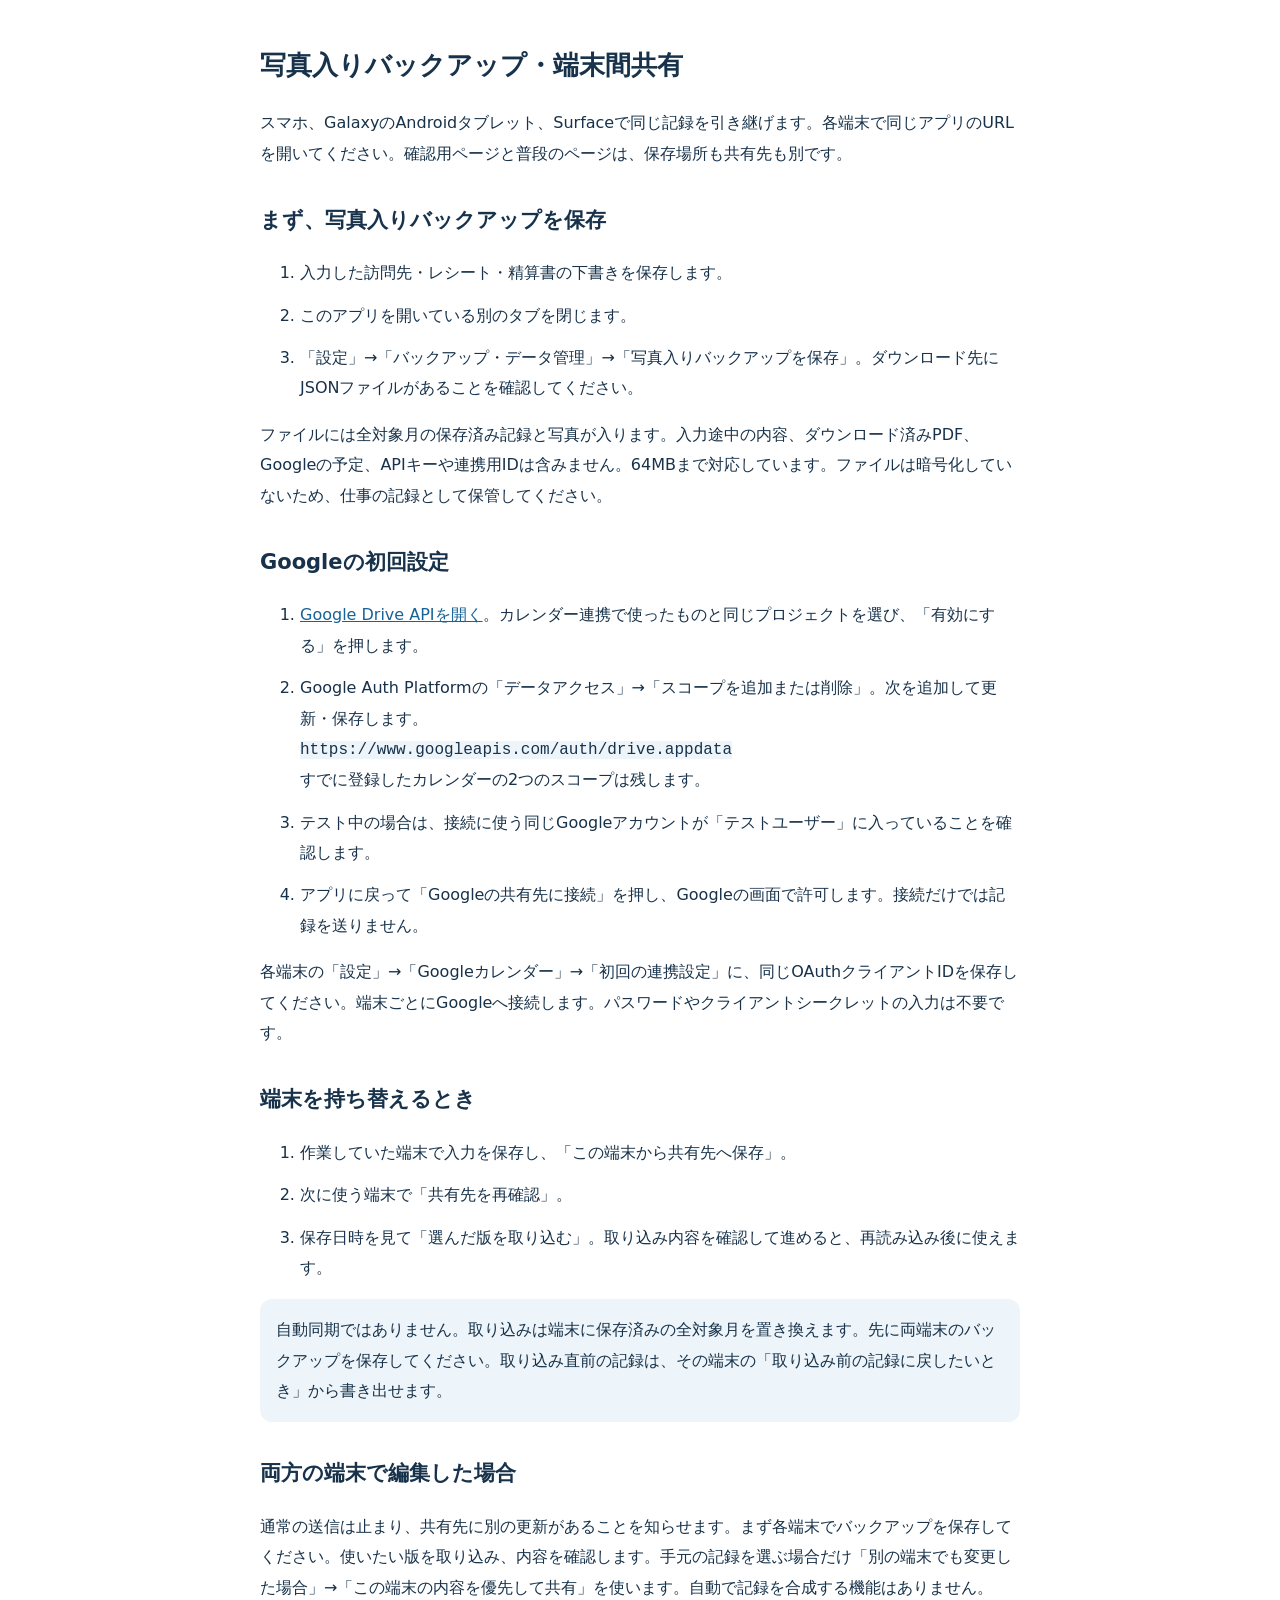
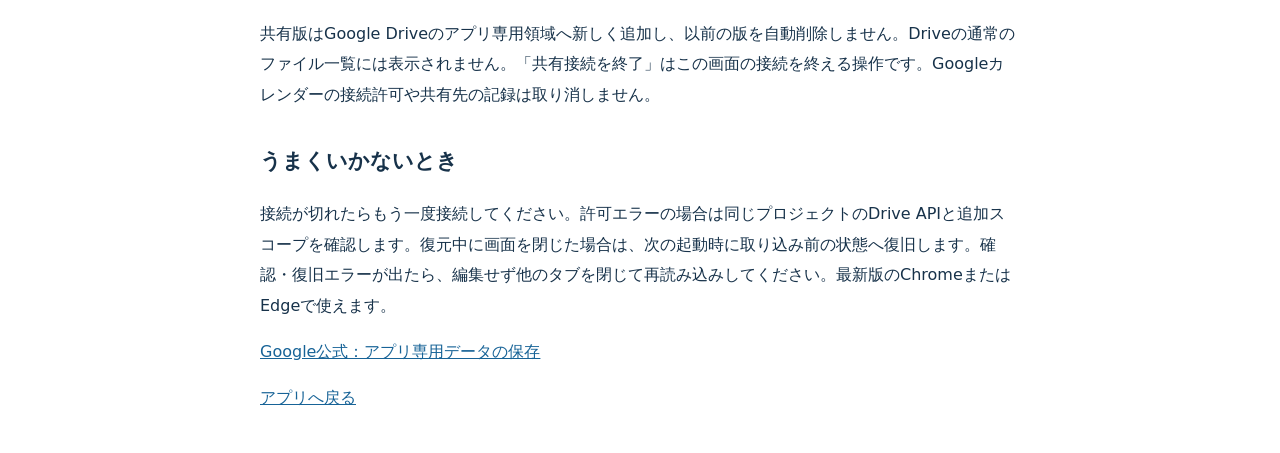
<file: preview/expense-repair-20261009/docs/data-sharing-setup.html>
<!doctype html><html lang="ja"><meta charset="utf-8"><meta name="viewport" content="width=device-width, initial-scale=1"><title>写真入りバックアップ・端末間共有</title>
<style>body{font:16px/1.9 system-ui,sans-serif;color:#17324a;max-width:760px;margin:auto;padding:24px}h1{font-size:26px}h2{font-size:21px;margin-top:32px}code{overflow-wrap:anywhere;background:#eef5fa}li{margin:12px 0}a{color:#176397}.note{padding:16px;background:#eef5fa;border-radius:12px}</style>
<h1>写真入りバックアップ・端末間共有</h1>
<p>スマホ、GalaxyのAndroidタブレット、Surfaceで同じ記録を引き継げます。各端末で同じアプリのURLを開いてください。確認用ページと普段のページは、保存場所も共有先も別です。</p>
<h2>まず、写真入りバックアップを保存</h2>
<ol><li>入力した訪問先・レシート・精算書の下書きを保存します。</li><li>このアプリを開いている別のタブを閉じます。</li><li>「設定」→「バックアップ・データ管理」→「写真入りバックアップを保存」。ダウンロード先にJSONファイルがあることを確認してください。</li></ol>
<p>ファイルには全対象月の保存済み記録と写真が入ります。入力途中の内容、ダウンロード済みPDF、Googleの予定、APIキーや連携用IDは含みません。64MBまで対応しています。ファイルは暗号化していないため、仕事の記録として保管してください。</p>
<h2>Googleの初回設定</h2>
<ol><li><a href="https://console.cloud.google.com/apis/library/drive.googleapis.com" target="_blank" rel="noopener">Google Drive APIを開く</a>。カレンダー連携で使ったものと同じプロジェクトを選び、「有効にする」を押します。</li><li>Google Auth Platformの「データアクセス」→「スコープを追加または削除」。次を追加して更新・保存します。<br><code>https://www.googleapis.com/auth/drive.appdata</code><br>すでに登録したカレンダーの2つのスコープは残します。</li><li>テスト中の場合は、接続に使う同じGoogleアカウントが「テストユーザー」に入っていることを確認します。</li><li>アプリに戻って「Googleの共有先に接続」を押し、Googleの画面で許可します。接続だけでは記録を送りません。</li></ol>
<p>各端末の「設定」→「Googleカレンダー」→「初回の連携設定」に、同じOAuthクライアントIDを保存してください。端末ごとにGoogleへ接続します。パスワードやクライアントシークレットの入力は不要です。</p>
<h2>端末を持ち替えるとき</h2>
<ol><li>作業していた端末で入力を保存し、「この端末から共有先へ保存」。</li><li>次に使う端末で「共有先を再確認」。</li><li>保存日時を見て「選んだ版を取り込む」。取り込み内容を確認して進めると、再読み込み後に使えます。</li></ol>
<p class="note">自動同期ではありません。取り込みは端末に保存済みの全対象月を置き換えます。先に両端末のバックアップを保存してください。取り込み直前の記録は、その端末の「取り込み前の記録に戻したいとき」から書き出せます。</p>
<h2>両方の端末で編集した場合</h2>
<p>通常の送信は止まり、共有先に別の更新があることを知らせます。まず各端末でバックアップを保存してください。使いたい版を取り込み、内容を確認します。手元の記録を選ぶ場合だけ「別の端末でも変更した場合」→「この端末の内容を優先して共有」を使います。自動で記録を合成する機能はありません。</p>
<p>共有版はGoogle Driveのアプリ専用領域へ新しく追加し、以前の版を自動削除しません。Driveの通常のファイル一覧には表示されません。「共有接続を終了」はこの画面の接続を終える操作です。Googleカレンダーの接続許可や共有先の記録は取り消しません。</p>
<h2>うまくいかないとき</h2>
<p>接続が切れたらもう一度接続してください。許可エラーの場合は同じプロジェクトのDrive APIと追加スコープを確認します。復元中に画面を閉じた場合は、次の起動時に取り込み前の状態へ復旧します。確認・復旧エラーが出たら、編集せず他のタブを閉じて再読み込みしてください。最新版のChromeまたはEdgeで使えます。</p>
<p><a href="https://developers.google.com/workspace/drive/api/guides/appdata" target="_blank" rel="noopener">Google公式：アプリ専用データの保存</a></p>
<p><a href="../index.html">アプリへ戻る</a></p></html>
</file>
<file: styles/common.css>
/* ==========================================
 * CULOchan業務Pro — 共通スタイル v1.0
 * このファイルはアプリ全体の共通レイアウト・テーマを定義する
 * ========================================== */

/* --- CSS変数（テーマカラー） --- */
:root {
    --bg-primary: #0f1923;
    --bg-secondary: #162230;
    --bg-card: #1c2d3f;
    --bg-card-hover: #243a50;
    --accent: #00b4d8;
    --accent-dark: #0090ad;
    --accent-light: #48cae4;
    --text-primary: #e8edf2;
    --text-secondary: #8fa3b8;
    --text-muted: #5a7089;
    --border: #2a3f55;
    --border-light: #344b63;
    --success: #06d6a0;
    --success-dark: #05b888;
    --warning: #ffd166;
    --danger: #ef476f;
    --ai-purple: #a78bfa;
    --ai-purple-dark: #7c5cbf;
    --pdf-orange: #f4845f;
    --shadow-sm: 0 2px 8px rgba(0, 0, 0, 0.3);
    --shadow-md: 0 4px 16px rgba(0, 0, 0, 0.4);
    --shadow-lg: 0 8px 32px rgba(0, 0, 0, 0.5);
    --radius-sm: 8px;
    --radius-md: 12px;
    --radius-lg: 16px;
}

/* --- リセット --- */
* {
    box-sizing: border-box;
    margin: 0;
    padding: 0;
}

body {
    font-family: 'Hiragino Kaku Gothic ProN', 'Noto Sans JP', 'メイリオ', sans-serif;
    background: var(--bg-primary);
    color: var(--text-primary);
    min-height: 100vh;
    -webkit-tap-highlight-color: transparent;
}

/* --- ヘッダー --- */
.app-header {
    background: var(--bg-secondary);
    padding: 12px 16px;
    text-align: center;
    border-bottom: 1px solid var(--border);
}

.app-title {
    font-size: 1.2rem;
    font-weight: 700;
    letter-spacing: 0.05em;
    color: var(--text-primary);
}

.app-title .accent {
    color: var(--accent);
}

/* --- タブナビゲーション --- */
.tab-nav {
    display: flex;
    background: var(--bg-secondary);
    border-bottom: 2px solid var(--border);
    position: sticky;
    top: 0;
    z-index: 100;
}

.tab-btn {
    flex: 1;
    display: flex;
    flex-direction: column;
    align-items: center;
    gap: 2px;
    padding: 10px 8px 8px;
    background: none;
    border: none;
    border-bottom: 3px solid transparent;
    color: var(--text-muted);
    cursor: pointer;
    transition: all 0.2s;
    font-family: inherit;
}

.tab-btn.active {
    color: var(--accent);
    border-bottom-color: var(--accent);
    background: rgba(0, 180, 216, 0.05);
}

.tab-btn:not(.active):active {
    background: rgba(255, 255, 255, 0.03);
}

.tab-icon {
    font-size: 1.3rem;
}

.tab-label {
    font-size: 0.7rem;
    font-weight: 600;
    letter-spacing: 0.04em;
}

/* --- メインコンテンツ --- */
.main-content {
    padding: 12px;
    max-width: 600px;
    margin: 0 auto;
    padding-bottom: 80px;
}

/* --- タブパネル --- */
.tab-panel {
    display: none;
}

.tab-panel.active {
    display: block;
}

/* --- カード --- */
.panel-card {
    background: var(--bg-card);
    border-radius: var(--radius-lg);
    padding: 16px;
    margin-bottom: 12px;
    border: 1px solid var(--border);
    box-shadow: var(--shadow-sm);
}

.card-title {
    font-size: 1rem;
    font-weight: 700;
    color: var(--text-primary);
    margin-bottom: 8px;
    padding-bottom: 8px;
    border-bottom: 1px solid var(--border);
}

.card-desc {
    font-size: 0.8rem;
    color: var(--text-secondary);
    margin-bottom: 16px;
}

/* --- ボタン共通 --- */
.btn {
    display: flex;
    align-items: center;
    justify-content: center;
    gap: 6px;
    padding: 12px 16px;
    border: none;
    border-radius: var(--radius-md);
    font-size: 0.9rem;
    font-weight: 600;
    cursor: pointer;
    transition: all 0.15s;
    font-family: inherit;
    width: 100%;
}

.btn:active {
    transform: scale(0.97);
}

.btn-primary {
    background: linear-gradient(135deg, var(--accent), var(--accent-dark));
    color: #fff;
}

.btn-ai {
    background: linear-gradient(135deg, var(--ai-purple), var(--ai-purple-dark));
    color: #fff;
}

.btn-save {
    background: linear-gradient(135deg, var(--success), var(--success-dark));
    color: #fff;
}

.btn-pdf {
    background: linear-gradient(135deg, var(--pdf-orange), #e76f51);
    color: #fff;
}

.btn-link {
    background: var(--bg-card-hover);
    color: var(--accent-light);
    text-decoration: none;
    border: 1px solid var(--border-light);
}

.btn-small {
    padding: 6px 12px;
    border: none;
    border-radius: var(--radius-sm);
    font-size: 0.75rem;
    font-weight: 600;
    cursor: pointer;
    font-family: inherit;
}

.btn-clear {
    background: var(--danger);
    color: #fff;
}

.btn-select-all {
    background: var(--bg-card-hover);
    color: var(--text-secondary);
    border: 1px solid var(--border);
}

/* --- ローディング --- */
.loading-overlay {
    position: fixed;
    top: 0;
    left: 0;
    width: 100%;
    height: 100%;
    background: rgba(15, 25, 35, 0.85);
    display: flex;
    flex-direction: column;
    align-items: center;
    justify-content: center;
    z-index: 9999;
}

.loading-spinner {
    width: 44px;
    height: 44px;
    border: 4px solid rgba(0, 180, 216, 0.2);
    border-top-color: var(--accent);
    border-radius: 50%;
    animation: spin 0.8s linear infinite;
    margin-bottom: 12px;
}

@keyframes spin {
    to { transform: rotate(360deg); }
}

.loading-text {
    color: var(--text-secondary);
    font-size: 0.85rem;
}

/* --- 空状態 --- */
.empty-msg {
    text-align: center;
    color: var(--text-muted);
    font-size: 0.8rem;
    padding: 20px;
}

.coming-msg {
    text-align: center;
    color: var(--warning);
    font-size: 0.85rem;
    padding: 16px;
    background: rgba(255, 209, 102, 0.08);
    border-radius: var(--radius-md);
    margin-bottom: 12px;
}

/* --- 結果セクション共通 --- */
.result-header {
    display: flex;
    justify-content: space-between;
    align-items: center;
    margin-bottom: 12px;
}

.result-title {
    font-size: 0.9rem;
    font-weight: 700;
    color: var(--text-primary);
}

.result-count {
    font-size: 0.8rem;
    color: var(--accent);
    font-weight: 600;
}

.result-actions {
    display: flex;
    flex-direction: column;
    gap: 8px;
    margin-top: 12px;
}

/* --- v1.1追加: ヘッダー設定ボタン --- */
.app-header {
    display: flex;
    align-items: center;
    justify-content: center;
    position: relative;
}

.settings-btn {
    position: absolute;
    right: 12px;
    top: 50%;
    transform: translateY(-50%);
    background: none;
    border: none;
    font-size: 1.3rem;
    cursor: pointer;
    padding: 4px;
    opacity: 0.7;
    transition: opacity 0.15s;
}

.settings-btn:active {
    opacity: 1;
}

/* --- v1.1追加: 設定モーダル --- */
.modal-overlay {
    position: fixed;
    top: 0;
    left: 0;
    width: 100%;
    height: 100%;
    background: rgba(15, 25, 35, 0.85);
    display: flex;
    align-items: center;
    justify-content: center;
    z-index: 9000;
    padding: 20px;
}

.modal-content {
    background: var(--bg-card);
    border-radius: var(--radius-lg);
    border: 1px solid var(--border);
    width: 100%;
    max-width: 400px;
    box-shadow: var(--shadow-lg);
}

.modal-header {
    display: flex;
    justify-content: space-between;
    align-items: center;
    padding: 14px 16px;
    border-bottom: 1px solid var(--border);
}

.modal-title {
    font-size: 1rem;
    font-weight: 700;
    color: var(--text-primary);
}

.modal-body {
    padding: 16px;
}

.modal-footer {
    padding: 12px 16px;
    border-top: 1px solid var(--border);
}

.setting-group {
    margin-bottom: 12px;
}

.setting-label {
    display: block;
    font-size: 0.85rem;
    font-weight: 600;
    color: var(--text-primary);
    margin-bottom: 4px;
}

.setting-hint {
    font-size: 0.7rem;
    color: var(--text-muted);
    margin-bottom: 8px;
}

.setting-input {
    width: 100%;
    padding: 10px 12px;
    border: 2px solid var(--border);
    border-radius: var(--radius-sm);
    background: var(--bg-secondary);
    color: var(--text-primary);
    font-size: 0.9rem;
    font-family: inherit;
    outline: none;
    transition: border-color 0.15s;
}

.setting-input:focus {
    border-color: var(--accent);
}

.setting-input::placeholder {
    color: var(--text-muted);
}
</file>
<file: styles/map/map-styles.css>
/* [CULOchanGyomuPro統合] v1.11 2026-04-01 - 地図フル画面化＋マップタブフル幅化 */
/* メンテナンスマップ - 全スタイル定義 */

/* --- CSS変数（v1.4 ダークテーマ対応） --- */
#tab-map {
    --primary: #3b82f6; --primary-light: #60a5fa; --primary-dark: #2563eb;
    --success: #06d6a0; --warning: #ffd166; --danger: #ef476f;
    --bg: #162230; --surface: #1c2d3f;
    --text: #e8edf2; --text-light: #8fa3b8;
    --border: #2a3f55;
    --shadow: 0 2px 8px rgba(0,0,0,0.3); --shadow-lg: 0 8px 24px rgba(0,0,0,0.4);
    --radius: 10px;
    --font: 'Noto Sans JP', -apple-system, BlinkMacSystemFont, sans-serif;
}

/* --- コンパクトバー＋ドロップダウンツールバー --- */
.map-compact-bar {
    background: var(--primary); color: white;
    padding: 8px 12px; display: flex; align-items: center; gap: 8px;
    position: sticky; top: 0; z-index: 100;
    box-shadow: 0 2px 8px rgba(0,0,0,0.2);
}
.compact-ws-btn {
    background: rgba(255,255,255,0.2); color: white; border: none;
    padding: 6px 12px; border-radius: 16px; font-size: 13px; font-weight: 700;
    cursor: pointer; font-family: var(--font); transition: background 0.2s;
}
.compact-ws-btn:active { background: rgba(255,255,255,0.35); }
/* v1.8追加: 凡例表示ボタン */
.compact-legend-btn {
    background: rgba(255,255,255,0.2); color: white;
    border: none; padding: 4px 10px; border-radius: 12px;
    font-size: 14px; cursor: pointer; transition: background 0.2s;
}
.compact-legend-btn:active { background: rgba(255,255,255,0.35); }
.compact-count {
    background: rgba(255,255,255,0.15); padding: 3px 10px;
    border-radius: 12px; font-size: 12px; font-weight: 500; margin-left: auto;
}
.compact-toggle-btn {
    background: rgba(255,255,255,0.2); color: white; border: none;
    width: 32px; height: 32px; border-radius: 50%; font-size: 14px;
    cursor: pointer; display: flex; align-items: center; justify-content: center;
    transition: background 0.2s, transform 0.3s; font-family: var(--font);
}
.compact-toggle-btn:active { background: rgba(255,255,255,0.35); }
.compact-toggle-btn.expanded { transform: rotate(180deg); }
.map-toolbar-dropdown {
    background: var(--surface); border-bottom: 1px solid var(--border);
    max-height: 0; overflow: hidden;
    transition: max-height 0.3s ease, padding 0.3s ease; padding: 0 12px;
}
.map-toolbar-dropdown.expanded { max-height: 300px; padding: 8px 12px; }
.toolbar-item {
    display: flex; align-items: center; gap: 12px; width: 100%;
    padding: 12px 14px; background: none; border: none; border-radius: 8px;
    font-size: 14px; font-weight: 500; color: var(--text);
    cursor: pointer; font-family: var(--font); transition: background 0.15s;
    text-decoration: none;
}
.toolbar-item:active { background: var(--bg); }
.toolbar-icon { font-size: 18px; width: 24px; text-align: center; flex-shrink: 0; }
.toolbar-label { flex: 1; }

/* --- ボタン共通（#tab-mapスコープ） --- */
#tab-map .btn {
    background: rgba(255,255,255,0.9); color: var(--primary); border: none;
    padding: 6px 10px; border-radius: 16px; font-size: 11px; font-weight: 600;
    cursor: pointer; white-space: nowrap; font-family: var(--font); transition: background 0.2s;
}
#tab-map .btn:active { background: rgba(255,255,255,0.7); }
#tab-map .btn-pdf { background: var(--success); color: white; }
#tab-map .btn-pdf:active { background: #047857; }
#tab-map .btn-menu { background: rgba(255,255,255,0.2); color: white; }

/* --- メニューパネル --- */
.menu-panel {
    position: absolute; top: 48px; right: 8px;
    background: var(--surface); border-radius: var(--radius);
    box-shadow: var(--shadow-lg); z-index: 200; overflow: hidden;
}
.menu-panel button {
    display: block; width: 100%; padding: 12px 20px;
    border: none; background: none; font-size: 14px; text-align: left;
    cursor: pointer; font-family: var(--font); border-bottom: 1px solid var(--border);
}
.menu-panel button:last-child { border-bottom: none; }
.menu-panel button:active { background: var(--bg); }

/* --- 地図 --- */
#map { width: 100%; height: 50vh; min-height: 300px; }

/* --- ルート凡例 --- */
.legend {
    position: absolute; bottom: 60px; left: 8px;
    background: var(--surface); border-radius: var(--radius);
    box-shadow: var(--shadow); padding: 10px 14px;
    z-index: 50; max-width: 200px; font-size: 12px;
}
.legend-title {
    font-weight: 700; margin-bottom: 6px;
    display: flex; align-items: center; justify-content: space-between;
}
.legend-close { background: none; border: none; cursor: pointer; font-size: 14px; color: var(--text-light); }
.legend-item { display: flex; align-items: center; gap: 6px; padding: 3px 0; font-size: 12px; }
.legend-color {
    width: 14px; height: 14px; border-radius: 50%;
    border: 2px solid white; box-shadow: 0 1px 3px rgba(0,0,0,0.3);
}

/* --- 下部パネル --- */
/* v1.9修正: flex-column方式でhandle+tabsは常時表示、contentだけスクロール */
.bottom-panel {
    position: relative; background: var(--surface);
    border-radius: 16px 16px 0 0; box-shadow: 0 -4px 16px rgba(0,0,0,0.1);
    z-index: 150; max-height: 55vh; display: flex; flex-direction: column;
    transition: max-height 0.3s ease;
}
/* v1.10修正: collapsed時はhandle-barのみ表示（24px = padding10*2 + bar4） */
.bottom-panel.collapsed { max-height: 24px; overflow: hidden; }
.panel-handle { display: flex; justify-content: center; padding: 10px; cursor: pointer; flex-shrink: 0; }
.handle-bar { width: 40px; height: 4px; background: #5a7089; border-radius: 2px; }
.panel-tabs { display: flex; border-bottom: 1px solid var(--border); padding: 0 8px; flex-shrink: 0; }
/* v1.8修正: タブボタンの縦パディングを拡大（8px→12px） */
.tab {
    flex: 1; padding: 12px 4px; border: none; background: none;
    font-size: 12px; font-weight: 500; cursor: pointer; font-family: var(--font);
    color: var(--text-light); border-bottom: 2px solid transparent; transition: all 0.2s;
}
.tab.active { color: var(--primary); border-bottom-color: var(--primary); font-weight: 700; }
.panel-content { overflow-y: auto; flex: 1; min-height: 0; }
.tab-content { display: none; padding: 8px; }
.tab-content.active { display: block; }

/* --- 顧客リスト --- */
.customer-list { padding: 0; }
.customer-item {
    display: flex; align-items: center; gap: 10px; padding: 10px 12px;
    border-bottom: 1px solid var(--border); cursor: pointer; transition: background 0.15s;
}
.customer-item:active { background: var(--bg); }
.customer-status { width: 10px; height: 10px; border-radius: 50%; flex-shrink: 0; }
.status-pending { background: var(--danger); }
.status-appointed { background: var(--success); }
.status-completed { background: #9ca3af; }
.customer-info { flex: 1; min-width: 0; }
.customer-name { font-size: 14px; font-weight: 600; white-space: nowrap; overflow: hidden; text-overflow: ellipsis; }
.customer-address { font-size: 11px; color: var(--text-light); white-space: nowrap; overflow: hidden; text-overflow: ellipsis; }
.customer-route { font-size: 10px; padding: 2px 8px; border-radius: 10px; font-weight: 600; color: white; flex-shrink: 0; }
.customer-count { font-size: 11px; color: var(--text-light); font-weight: 500; flex-shrink: 0; }
.empty-msg { text-align: center; color: var(--text-light); padding: 24px; font-size: 13px; }

/* --- ルート管理 --- */
.route-manager { padding: 4px; }
.route-section { margin-bottom: 12px; border: 1px solid var(--border); border-radius: var(--radius); overflow: hidden; }
.route-header {
    display: flex; align-items: center; gap: 8px; padding: 10px 12px;
    background: var(--bg); font-weight: 600; font-size: 14px; cursor: pointer;
}
.route-color-dot { width: 16px; height: 16px; border-radius: 50%; border: 2px solid white; box-shadow: 0 1px 3px rgba(0,0,0,0.2); }
.route-count { margin-left: auto; font-size: 12px; color: var(--text-light); }
.route-stops { padding: 0 8px 8px; }
.route-stop { display: flex; align-items: center; gap: 8px; padding: 6px 8px; font-size: 13px; border-bottom: 1px dashed var(--border); }
.route-stop:last-child { border-bottom: none; }
.stop-number {
    width: 22px; height: 22px; border-radius: 50%; background: var(--bg);
    display: flex; align-items: center; justify-content: center;
    font-size: 11px; font-weight: 700; flex-shrink: 0;
}

/* --- 集計 --- */
.summary-content { padding: 8px; }
.summary-card { background: var(--bg); border-radius: var(--radius); padding: 14px; margin-bottom: 10px; }
.summary-card h3 { font-size: 14px; margin-bottom: 8px; }
.summary-row { display: flex; justify-content: space-between; font-size: 13px; padding: 3px 0; }
.summary-value { font-weight: 700; }

/* --- モーダル --- */
.modal-overlay {
    position: fixed; inset: 0; background: rgba(0,0,0,0.5);
    display: flex; align-items: center; justify-content: center; z-index: 500; padding: 16px;
}
.modal {
    background: var(--surface); border-radius: 16px; padding: 24px;
    width: 100%; max-width: 420px; max-height: 85vh; overflow-y: auto; box-shadow: var(--shadow-lg);
}
.modal h2 { font-size: 18px; margin-bottom: 16px; }
.modal-row { margin-bottom: 14px; }
.modal-row label { display: block; font-size: 12px; font-weight: 600; color: var(--text-light); margin-bottom: 4px; }
.modal-row input, .modal-row select, .modal-row textarea {
    width: 100%; padding: 10px 12px; border: 1px solid var(--border);
    border-radius: 8px; font-size: 14px; font-family: var(--font); outline: none; transition: border-color 0.2s;
}
.modal-row input:focus, .modal-row select:focus, .modal-row textarea:focus { border-color: var(--primary); }
.modal-row textarea { resize: vertical; min-height: 60px; }
.modal-buttons { display: flex; gap: 8px; margin-top: 20px; justify-content: flex-end; }
.modal-cancel, .modal-submit, .modal-delete {
    padding: 10px 20px; border: none; border-radius: 8px;
    font-size: 14px; font-weight: 600; cursor: pointer; font-family: var(--font);
}
.modal-cancel { background: var(--bg); color: var(--text); }
.modal-submit { background: var(--primary); color: white; }
.modal-delete { background: var(--danger); color: white; }
.confirm-text { text-align: center; font-size: 14px; line-height: 1.8; padding: 8px 0; }

/* --- ローディング・吹き出し --- */
.loading-content { text-align: center; color: white; font-size: 16px; }
.info-window { font-family: var(--font); max-width: 260px; }
.info-window h3 { font-size: 14px; margin-bottom: 4px; color: var(--primary-dark); }
.info-window p { font-size: 12px; color: var(--text-light); margin: 2px 0; }
.info-window .info-actions { display: flex; gap: 6px; margin-top: 8px; }
.info-window .info-btn {
    padding: 5px 10px; border: none; border-radius: 6px;
    font-size: 11px; cursor: pointer; font-family: var(--font); font-weight: 600;
}
.info-btn-edit { background: var(--primary); color: white; }
.info-btn-call { background: var(--success); color: white; }
.info-btn-delete { background: var(--danger); color: white; }

/* --- タブ内統合用スタイル（#tab-mapスコープ） --- */
/* v1.11修正: マップタブをフル幅化＋地図を画面いっぱいに表示 */
#tab-map {
    position: relative; overflow-y: auto; overflow-x: hidden;
    margin: -12px; margin-bottom: 0;
}
#tab-map #map {
    /* 100vhからheader(48px)+tabnav(66px)+compactbar(40px)+collapsed-handle(24px)を引く */
    height: calc(100vh - 178px); min-height: 300px;
}
.map-compact-bar { position: sticky; top: 0; z-index: 100; }
/* v1.9修正: flex-column方式 — overflow:hiddenはcollapsed時のみ */
#tab-map .bottom-panel {
    position: relative; max-height: 55vh; border-radius: 0;
    box-shadow: 0 -2px 8px rgba(0,0,0,0.1); transition: max-height 0.3s ease;
}
#tab-map .bottom-panel.collapsed { max-height: 24px; overflow: hidden; }
#tab-map .panel-content { max-height: 40vh; }
#tab-map .legend { position: absolute; z-index: 50; }
#tab-map .menu-panel { position: absolute; top: 48px; right: 8px; }

/* v1.8追加 - Googleカレンダーボタン */
.gcal-add-btn {
    display: inline-block; width: 100%; padding: 12px 16px;
    background: #4285f4; color: #fff; border-radius: 8px;
    text-decoration: none; font-size: 15px; font-weight: bold;
    text-align: center; box-sizing: border-box;
}
.gcal-add-btn:active { background: #3367d6; }


/* 形と番号を地図と同じSVGで表示する。狭い画面でも凡例だけスクロール可能。 */
.route-pin-swatch { display:inline-flex; width:28px; height:32px; flex:none; vertical-align:middle; }
.route-pin-swatch svg { width:100%; height:100%; overflow:visible; filter:drop-shadow(0 1px 1px #0005); }
#tab-map .legend { max-height:min(58dvh, 460px); overflow:auto; overscroll-behavior:contain; }
.legend-divider { border:0; border-top:1px solid #cbd5e1; margin:.4rem 0; }

#tab-map .map-completed-btn { min-height:44px; white-space:normal; }
#tab-map .map-completed-btn[aria-pressed="true"] { background:#e5f5ee;color:#14563d;border-color:#177050; font-weight:700; }
#tab-map .map-visit-view { margin:.35rem 0 0; width:fit-content; padding:.2em .55em; border-radius:.32rem; background:#e8f0f8; color:#263e59; font-size:.75rem; font-weight:700; }
#tab-map .map-region-header:has(.map-completed-btn[aria-pressed="true"]) .map-visit-view { background:#e5f5ee; color:#14563d; }
.legend-help { margin:.35rem 0; font-size:12px; }
.legend-date-grid { display:grid; grid-template-columns:repeat(2,minmax(0,1fr)); column-gap:8px; }
.unused-routes { margin-top:12px; border:1px solid var(--border); border-radius:var(--radius); padding:0 .65rem .15rem; }
.unused-routes summary { cursor:pointer; min-height:44px; padding:.7rem 0; box-sizing:border-box; }
.unused-routes p { font-size:12px; }
.unused-routes ul { display:grid; grid-template-columns:repeat(auto-fit,minmax(90px,1fr)); gap:6px; margin:.4rem 0; padding:0; list-style:none; }
.unused-routes li { display:flex; align-items:center; gap:4px; font-size:12px; }

#tab-map .map-today-btn { min-height:44px; }
#tab-map .map-today-btn[aria-pressed="true"] { background:#e3eefc;color:#193b61;border-color:#21568c;font-weight:700; }
.map-today-card:not([hidden]) { padding:8px 12px; background:#f4f8fd; border-top:1px solid #bfccdb; border-bottom:1px solid #bfccdb; }
.today-next,.today-quick { display:flex;align-items:center;flex-wrap:wrap;gap:6px 10px; }
.today-next { justify-content:space-between; }
.today-next strong,.today-kicker { display:block; overflow-wrap:anywhere; }
.today-kicker,.today-empty,.today-warning { font-size:12px; line-height:1.45; }
.today-kicker,.today-row-time { color:#21476c; }
.today-warning { color:#704a05;background:#fff3d7;border-radius:4px;padding:4px 8px;margin:0 0 4px; }
.today-empty { color:#3b5269; margin:0; }
#tab-map .today-quick .btn { width:auto;min-height:44px;text-decoration:none;display:inline-flex;align-items:center; }
.today-list-link { display:inline-flex;align-items:center;min-height:34px;margin-top:2px;font-size:13px;color:#21476c; }
body.map-focus .today-list-link { display:none; }
#customerList { scroll-margin-top:72px; }

/* 機番検索: 結果の区分が色なしでも分かり、小さい画面で横にはみ出さない。 */
.equipment-history-dialog { box-sizing:border-box; width:min(calc(100% - 24px),560px); max-height:88dvh; border:1px solid #cad8e5; border-radius:14px; padding:16px; color:#17314d; background:#fff; overflow:auto; }
.equipment-history-dialog::backdrop { background:rgba(16,31,48,.58); }
.equipment-history-dialog header, .equipment-history-dialog form div { display:flex; align-items:center; justify-content:space-between; gap:10px; }
.equipment-history-dialog h2 { font-size:1.15rem; margin:0; }
.equipment-history-dialog h3 { font-size:1rem; margin:12px 0 6px; }
.equipment-history-dialog p { margin:6px 0; overflow-wrap:anywhere; }
.equipment-history-dialog input { min-width:0; flex:1; padding:8px; min-height:44px; font-size:16px; }
.equipment-history-dialog button { width:auto; flex:none; min-height:44px; }
.equipment-history-section { border-top:2px solid #bdcde0; margin-top:12px; }
.equipment-history-card { padding:10px; margin:6px 0; border-radius:8px; background:#eef4fb; overflow-wrap:anywhere; white-space:pre-wrap; }

/* ナビを開く前に、訪問先と受付・設置階を文字で確認できる。 */
.today-location { margin:2px 0; overflow-wrap:anywhere; white-space:pre-line; }
.today-quick button.btn { min-height:44px; width:auto; }

/* 現場を1ピンにまとめても、機番は個々の訪問行で確認できる。 */
.customer-unit-no { display:block; font-size:.8em; color:#35536b; overflow-wrap:anywhere; }
.info-btn-nav,.info-btn-complete { display:inline-flex; align-items:center; min-height:44px; text-decoration:none; }
.info-btn-nav { background:#e4eef9; color:#174775; }
.info-btn-complete { background:#e5f3ea; color:#145134; }
.pin-site-units { flex-basis:100%; margin-block:5px; }
.pin-site-units ul { padding-inline-start:20px; }
.pin-site-units button { min-height:40px; margin-block:3px; }
.site-completion label { display:flex; gap:10px; align-items:center; min-height:44px; padding:5px 2px; border-bottom:1px solid #d5e1eb; }
.site-completion input[type=checkbox] { min-height:0; width:20px; height:20px; flex:0 0 20px; }
.site-completion label span { overflow-wrap:anywhere; }
.site-completion #siteCompletionError:not(:empty) { color:#9b2924; font-weight:700; }
</file>
<file: styles/workflow.css>
/* One visual language for planning, recording, and reimbursement. */
:root {
    --bg-primary: #f3f6f9; --bg-secondary: #f7f9fb; --bg-card: #fff; --bg-card-hover: #edf3f8;
    --text-primary: #17324a; --text-secondary: #455e72; --text-muted: #5b7081;
    --accent: #1765aa; --accent-dark: #124f88; --accent-light: #1765aa;
    --border: #ccd8e2; --border-light: #b2c3d1; --success: #177050; --success-dark: #125b41;
    --warning: #815409; --danger: #b32940; --ai-purple: #1765aa; --ai-purple-dark: #124f88;
    --radius-sm: 6px; --radius-md: 8px; --radius-lg: 12px;
    --shadow-sm: 0 1px 2px #17324a08; --shadow-md: 0 8px 24px #17324a15; --shadow-lg: 0 16px 48px #17324a29;
}
body { font-family: 'Noto Sans JP', 'Hiragino Kaku Gothic ProN', 'Meiryo', sans-serif; font-size: 16px; line-height: 1.6; }
button, input, select, textarea { font: inherit; }
button, a, input, summary, label { -webkit-tap-highlight-color: #1765aa22; }
button { touch-action: manipulation; }
button:focus-visible, a:focus-visible, summary:focus-visible, input:focus-visible, select:focus-visible, textarea:focus-visible, [tabindex]:focus-visible {
    outline: 3px solid #1765aa; outline-offset: 3px;
}
[hidden] { display: none !important; }
.skip-link { position: fixed; top: -100px; left: 16px; z-index: 30000; background: #fff; padding: 12px; color: var(--accent); }
.skip-link:focus { top: 8px; }
.app-header { min-height: 76px; padding: 16px 24px; gap: 12px; background: #16324a; color: #fff; justify-content: flex-start; text-align: left; }
.brand-mark { display: grid; place-items: center; width: 40px; height: 40px; border: 1px solid #8bb4ce; border-radius: 10px; font-size: 26px; font-weight: 700; color: #c4e3f4; }
.app-title { font-size: 19px; color: #fff; letter-spacing: .015em; }
.app-title .accent { color: #9ad6ef; }
.app-tagline { font-size: 12px; color: #c2d2df; }
.settings-btn { position: static; margin-left: auto; transform: none; opacity: 1; color: #e6f2fa; font-size: 16px; min-height: 44px; padding: 8px 12px; border: 1px solid #6e889d; border-radius: 8px; white-space: nowrap; }
.tab-nav { position: fixed; top: auto; bottom: 0; left: 0; right: 0; z-index: 400; border: 0; border-top: 1px solid var(--border); background: #fff; padding-bottom: env(safe-area-inset-bottom); }
.tab-btn { min-width: 0; min-height: 68px; gap: 4px; padding: 8px 4px; color: var(--text-secondary); border: 0; border-top: 3px solid transparent; }
.tab-btn.active { color: var(--accent-dark); border: 0; border-top: 3px solid var(--accent); background: #eaf3fb; }
.tab-icon { font-size: 12px; font-weight: 700; line-height: 1.4; }
.tab-label { display: block; font-size: 13px; letter-spacing: 0; }
.nav-hint, .nav-caption, .nav-note { display: none; }
.main-content { max-width: 1500px; width: 100%; padding: 24px 20px calc(100px + env(safe-area-inset-bottom)); margin: 0 auto; }
.tab-panel { min-width: 0; }
.screen-heading { display: flex; align-items: center; justify-content: space-between; gap: 16px; margin-bottom: 24px; flex-wrap: wrap; }
.eyebrow { font-size: 11px; letter-spacing: .08em; color: var(--accent); font-weight: 700; margin-bottom: 4px; }
.screen-heading h2 { font-size: clamp(23px, 2.3vw, 30px); line-height: 1.4; letter-spacing: .015em; }
.screen-heading p:not(.eyebrow) { color: var(--text-secondary); font-size: 14px; margin-top: 6px; }
.btn { min-height: 44px; border-radius: 8px; font-size: 14px; line-height: 1.5; padding: 11px 16px; box-shadow: none; text-decoration: none; }
.btn-primary, .btn-ai, .btn-pdf, .btn-save { background: var(--accent); color: #fff; }
.btn:hover { filter: brightness(.96); }
.btn:active { transform: none; }
.btn-secondary, .btn-link { background: #fff; color: var(--accent-dark); border: 1px solid #8ca9c0; }
.btn-danger-quiet { background: #fff; color: var(--danger); border: 1px solid #d8a3ad; }
.btn-small, .modal-buttons button { min-height: 44px; }
.btn-clear { color: var(--danger); background: #fff3f4; }
.compact-action { width: auto; flex-shrink: 0; }
.text-link { background: none; color: var(--accent-dark); border: 0; cursor: pointer; text-decoration: underline; text-underline-offset: 3px; font-size: 14px; padding: 8px 0; display: inline-block; }
.panel-card { box-shadow: var(--shadow-sm); border-radius: 10px; padding: 20px; margin-bottom: 16px; }
.card-title { font-size: 16px; border: 0; margin: 0 0 16px; padding: 0; }
.card-desc, .section-desc { color: var(--text-secondary); font-size: 13px; line-height: 1.7; }
.section-desc { margin-bottom: 12px; }
.empty-msg { font-size: 14px; padding: 28px 20px; line-height: 1.8; }
.next-action { display: flex; align-items: center; gap: 16px; flex-wrap: wrap; margin-top: 24px; padding: 20px 0 0; border-top: 1px solid var(--border); }
.next-action > div { flex: 1; min-width: 200px; }
.next-action strong { font-size: 15px; }
.next-action p { color: var(--text-secondary); font-size: 13px; margin-top: 4px; }
.file-control { position: relative; cursor: pointer; }
.file-input { position: absolute; width: 1px; height: 1px; padding: 0; margin: -1px; overflow: hidden; clip-path: inset(50%); white-space: nowrap; border: 0; }
.file-control:focus-within { outline: 3px solid var(--accent); outline-offset: 3px; }

/* Visits: list and actions come before the map in reading order. */
#tab-map { --primary: #1765aa; --primary-light: #1765aa; --primary-dark: #124f88; --bg: #f3f6f9; --surface: #fff; --text: #17324a; --text-light: #455e72; --border: #ccd8e2; --success: #177050; --warning: #815409; --danger: #b32940; margin: 0; overflow: visible; }
.map-compact-bar { position: static; background: #fff; color: var(--text-primary); box-shadow: none; border: 1px solid var(--border); padding: 12px 16px; border-radius: 10px; flex-wrap: wrap; gap: 12px; margin-bottom: 16px; }
.workspace-label { font-size: 13px; font-weight: 600; }
.compact-ws-btn, .compact-legend-btn, .compact-toggle-btn { background: #fff; color: var(--text-primary); border: 1px solid var(--border-light); font-size: 13px; min-height: 44px; padding: 8px 12px; border-radius: 6px; width: auto; height: auto; }
.compact-toggle-btn.expanded { transform: none; background: #eaf3fb; }
.compact-count { margin-right: auto; margin-left: 0; color: var(--text-secondary); background: var(--bg-secondary); font-size: 13px; }
#tab-map .btn { min-height: 44px; padding: 10px 14px; border-radius: 8px; font-size: 14px; white-space: normal; background: #fff; color: var(--accent-dark); border: 1px solid #8ca9c0; }
#tab-map .btn-primary { background: var(--accent); color: #fff; border-color: var(--accent); }
.map-toolbar-dropdown { max-height: none; transition: none; padding: 8px; border: 1px solid var(--border); border-radius: 8px; margin: -8px 0 16px; display: flex; flex-wrap: wrap; }
.map-toolbar-dropdown.expanded { max-height: none; padding: 8px; }
.toolbar-item { width: auto; min-height: 44px; font-size: 14px; }
.visit-layout { display: grid; gap: 20px; grid-template-columns: minmax(0, 1fr); }
#tab-map .bottom-panel, #tab-map .bottom-panel.collapsed { position: static; max-height: none !important; overflow: visible; border: 1px solid var(--border); border-radius: 10px; box-shadow: none; background: #fff; min-width: 0; }
.panel-tabs { border-bottom: 1px solid var(--border); padding: 4px 8px 0; flex-shrink: 0; }
.panel-tabs .tab { min-height: 48px; font-size: 14px; color: var(--text-secondary); }
.panel-tabs .tab.active { color: var(--accent); border-bottom-color: var(--accent); background: #eff6fc; }
#tab-map .panel-content { max-height: none; overflow: visible; }
.map-region { position: relative; border: 1px solid var(--border); border-radius: 10px; overflow: hidden; background: #fff; min-width: 0; }
.map-region-header { display: flex; justify-content: space-between; align-items: center; padding: 8px 16px; border-bottom: 1px solid var(--border); }
.map-region-header h3 { font-size: 15px; }
.map-canvas { position: relative; }
#tab-map #map { min-height: 320px; height: 420px; }
.map-setup { position: absolute; inset: 0; background: #eef3f7; padding: 32px; display: flex; flex-direction: column; align-items: center; justify-content: center; text-align: center; gap: 12px; }
.map-placeholder-icon { font-size: 40px; line-height: 1; color: #5d809b; }
.map-setup h4 { font-size: 18px; }
.map-setup p { max-width: 340px; color: var(--text-secondary); font-size: 14px; }
.map-setup .map-setup-hint { font-size: 12px; }
#tab-map .legend { top: 60px; bottom: auto; left: 12px; max-width: 270px; border: 1px solid var(--border); }
#tab-map .menu-panel { z-index: 300; top: 180px; border: 1px solid var(--border); }
.menu-panel button { color: var(--text-primary); min-height: 44px; }
.customer-item { width: 100%; border: 0; border-bottom: 1px solid var(--border); background: #fff; color: var(--text-primary); text-align: left; font: inherit; min-height: 76px; padding: 16px; cursor: pointer; }
.customer-item:hover { background: #f0f6fb; }
.customer-info { min-width: 0; }
.customer-name { display: block; font-size: 15px; overflow-wrap: anywhere; }
.customer-address { display: block; font-size: 13px; overflow-wrap: anywhere; }
.customer-meta { display: block; color: var(--text-secondary); font-size: 12px; padding-top: 4px; }
.visit-ws-tag, .visit-undated-tag { display: inline-block; font-size: 11px; font-weight: 600; padding: 1px 7px; border-radius: 999px; background: #eef4f9; color: #1f4e79; }
.visit-undated-tag { background: #fff4e0; color: #8a5a00; }
.mailbox-ws-link { display: inline; padding: 0; margin: 0; border: 0; background: none; color: #1f6fb2; font: inherit; font-weight: 600; text-decoration: underline; cursor: pointer; min-height: 44px; }
.mailbox-ws-link:hover { color: #15568c; }
.customer-route { max-width: 90px; overflow-wrap: anywhere; }
.customer-status.status-pending { background: #b57b17; }
.customer-status.status-appointed { background: #1765aa; }
.customer-status.status-completed { background: #177050; }
.route-header, .route-stop { min-height: 48px; }
.route-dist-btn { min-width: 44px; min-height: 44px; font-size: 13px; }
.ws-menu { background: #fff; color: var(--text-primary); }
.ws-menu-title, .ws-menu-item, .ws-menu-name { color: var(--text-primary); background: #fff; }
.ws-menu-title, .ws-menu-item, .ws-menu-actions { border-color: var(--border); }
.ws-menu-item.ws-active { background: #eaf3fb; }
.ws-menu-sub, .ws-menu-empty { color: var(--text-secondary); }
.ws-menu-count, .ws-menu-add { background: #f0f5f9; color: var(--text-secondary); border-color: var(--border); }
.ws-menu-delete { min-width: 44px; min-height: 44px; opacity: 1; }

/* Receipt capture: a single primary path with an explicit continuation. */
#tab-receipt { max-width: 880px; margin: 0 auto; }
.mini-steps { display: flex; list-style: none; padding: 0; margin-bottom: 20px; gap: 24px; color: var(--text-secondary); font-size: 13px; flex-wrap: wrap; }
.mini-steps li { display: flex; align-items: center; gap: 8px; }
.mini-steps b { display: inline-grid; place-items: center; background: #e4eef7; color: var(--accent-dark); border-radius: 50%; width: 28px; height: 28px; }
.scan-btn { min-height: 180px; background: #f7fbff; border: 2px dashed #8aacc7; border-radius: 8px; }
.scan-btn-text { color: var(--accent-dark); font-size: 17px; }
.scan-btn-hint { color: var(--text-secondary); }
.scan-btn-icon { font-size: 36px; }

/* Expenses: import → edit → finish, with secondary costs folded away. */
.expense-layout { display: grid; grid-template-columns: minmax(0, 1fr); gap: 12px 24px; align-items: start; }
.expense-work, .expense-finish { min-width: 0; }
.section-title { font-size: 16px; margin: 0 0 12px; display: flex; align-items: center; gap: 8px; }
.section-title > span { display: inline-grid; place-items: center; width: 24px; height: 24px; border-radius: 6px; background: #e4eef7; color: var(--accent-dark); font-size: 12px; }
.section-heading { display: flex; align-items: baseline; justify-content: space-between; gap: 8px; flex-wrap: wrap; }
.expense-imports { margin-bottom: 28px; }
.fold-card { padding: 0; }
.fold-card > summary { padding: 16px 20px; cursor: pointer; font-weight: 600; font-size: 14px; min-height: 56px; }
.summary-note { font-size: 12px; color: var(--text-secondary); font-weight: 400; margin-left: 8px; }
.fold-body { padding: 0 20px 20px; }
.import-etc { display: flex; align-items: center; gap: 12px; flex-wrap: wrap; }
.import-etc > div { flex: 1; min-width: 170px; }
.import-etc h4 { font-size: 14px; }
.import-etc .section-desc { margin: 4px 0 0; }
.import-etc .btn { width: auto; }
.import-etc .text-link { width: 100%; font-size: 12px; padding: 0; }
.exp-fg label, .modal-row label, .setting-label { font-size: 13px; color: var(--text-primary); font-weight: 500; margin-bottom: 6px; }
.exp-fg { min-width: 0; }
.exp-basic-form { display: grid; gap: 12px; }
.exp-basic-row { display: flex; gap: 12px; }
.exp-input, .exp-textarea, .setting-input, .modal-row input, .modal-row select, .modal-row textarea { background: #fff; border: 1px solid #8b9faf; min-height: 44px; padding: 10px 12px; font-size: 16px; color: var(--text-primary); border-radius: 6px; width: 100%; }
.exp-input:read-only { background: #edf3f6; color: var(--text-secondary); }
.exp-textarea { resize: vertical; }
.exp-form-row { gap: 12px; margin-bottom: 12px; }
.exp-form-row > .exp-fg { min-width: 110px; }
.exp-form-row > .exp-fg-sm { flex: 0 0 72px; min-width: 72px; }
.exp-row { background: #fafcfe; border: 1px solid var(--border); padding: 16px; border-radius: 8px; }
.exp-row > .exp-fg { margin-bottom: 12px; }
.exp-row-header { margin-bottom: 16px; }
.exp-row-num { background: #e4eef7; color: var(--accent-dark); border-radius: 6px; width: auto; min-width: 28px; padding: 0 8px; }
.exp-row-del { min-width: 44px; min-height: 44px; border-radius: 6px; color: var(--danger); background: none; font-size: 13px; width: auto; }
.exp-hint-green { font-size: 12px; color: var(--text-secondary); }
.expense-extra { border-top: 1px solid var(--border); padding-top: 8px; margin-top: 12px; }
.expense-extra > summary { min-height: 44px; cursor: pointer; color: var(--accent-dark); font-size: 13px; padding: 8px 0; }
.exp-row-total { border-top: 1px solid var(--border); padding-top: 12px; color: var(--text-primary); }
.exp-total-display { background: none; border: 0; text-align: left; padding: 8px 0 16px; }
.exp-total-label { font-size: 13px; color: var(--text-secondary); }
.exp-total-amount { font-size: 36px; line-height: 1.5; color: var(--text-primary); font-variant-numeric: tabular-nums; }
.finish-card .btn + .btn { margin-top: 12px; }
.save-hint { font-size: 12px; color: var(--text-secondary); margin-top: 12px; }
.reset-details { border-top: 1px solid var(--border); padding-top: 12px; margin-top: 20px; }
.reset-details summary { color: var(--text-secondary); font-size: 12px; min-height: 36px; cursor: pointer; }
.parking-section.fold-card { margin-top: 0; border-top: 1px solid var(--border); padding-top: 0; }
.parking-btn-row { flex-wrap: wrap; }
.parking-btn-row > * { min-width: 0; }
.parking-btn-row input { max-width: 200px; }
.parking-input { min-height: 44px; background: #fff; border-color: #8b9faf; font-size: 16px; }
.parking-fg label { font-size: 13px; color: var(--text-primary); }
.parking-input:focus-visible { outline: 3px solid var(--accent); outline-offset: 2px; }
.parking-pick-btn, .parking-match-btn, .parking-rotate-btn, .exp-draft-del { min-width: 44px; min-height: 44px; }
.parking-item { padding-top: 56px; }
.parking-del-btn { width: 44px; height: 44px; color: var(--danger); background: #fff3f4; top: 8px; right: 8px; }
.parking-match-btn { background: #eaf3fb; color: var(--accent-dark); border: 1px solid #8ca9c0; }
.route-header { flex-wrap: wrap; }
.route-dist-btn { width: auto; padding: 8px; }
.route-date { letter-spacing: -0.2px; display: inline-flex; flex-wrap: wrap; align-items: baseline; gap: 2px 4px; font-size: 13px; font-weight: 700; color: var(--text-primary); white-space: nowrap; min-width: 0; }
.route-date .rd-sat { color: #1565c0; }
.route-date .rd-sun { color: #c62828; }
.route-date-none { font-weight: 400; color: #8a8f98; font-size: 12px; }
.route-date-warn { font-size: 11px; font-weight: 400; color: #a15c00; white-space: nowrap; }
.map-exp-bridge { background: none; padding: 0; border: 0; color: var(--text-primary); }
.map-exp-bridge h3 { font-size: 15px; }
.map-exp-bridge p { color: var(--text-secondary); font-size: 13px; }
.map-exp-bridge label { margin: 12px 0 6px; display: block; }
#mapExpSummary { background: #eef5fa; color: var(--text-primary); padding: 12px; margin: 16px 0; border-radius: 6px; font-size: 13px; }
.setting-hint { color: var(--text-secondary); font-size: 12px; }
.modal-content { max-height: calc(100dvh - 40px); overflow: auto; }
.modal-overlay { z-index: 9000; }
.modal-cancel, .modal-submit, .modal-delete { min-height: 44px; }
.workflow-toast { position: fixed; left: 50%; bottom: 88px; transform: translateX(-50%); background: #17324a; color: #fff; padding: 12px 20px; border-radius: 8px; z-index: 11000; max-width: calc(100vw - 32px); }
@media (min-width: 800px) {
    .visit-layout { grid-template-columns: minmax(300px, .9fr) minmax(0, 1.1fr); }
    #tab-map .panel-content { max-height: 420px; overflow-y: auto; }
}
@media (min-width: 1100px) {
    body { padding-left: 224px; }
    .app-header { margin-left: -224px; }
    .tab-nav { top: 0; bottom: 0; width: 224px; right: auto; position: fixed; min-height: 100vh; padding: 148px 12px 24px; background: #eaf0f5; border-right: 1px solid var(--border); border-top: 0; z-index: 90; display: block; }
    .app-header { position: relative; z-index: 100; }
    .nav-caption { display: block; font-size: 11px; letter-spacing: .1em; color: #527086; padding: 0 16px 16px; font-weight: 700; }
    .nav-caption span { display: block; font-size: 12px; letter-spacing: 0; font-weight: 400; margin-top: 4px; }
    .tab-btn, .tab-btn.active { flex-direction: row; justify-content: flex-start; gap: 12px; padding: 16px 12px; width: 100%; margin-bottom: 8px; border: 0; border-radius: 8px; text-align: left; }
    .tab-btn.active { background: #fff; box-shadow: 0 1px 3px #17324a10; }
    .tab-icon { display: grid; place-items: center; width: 28px; height: 32px; color: #527086; }
    .tab-btn.active .tab-icon { color: var(--accent); }
    .nav-hint { display: block; font-size: 10px; color: #52687a; margin-top: 4px; }
    .tab-label { font-size: 15px; }
    .nav-note { display: block; border-top: 1px solid var(--border); font-size: 11px; color: #52687a; margin: 36px 12px 0; padding-top: 16px; line-height: 1.9; }
    .main-content { padding: 32px 32px 64px; }
    .expense-layout { grid-template-columns: minmax(0, 1fr) 280px; gap: 24px; }
    .expense-finish { position: sticky; top: 24px; }
    .workflow-toast { bottom: 24px; }
}
@media (max-width: 599px) {
    .app-header { padding: 12px 16px; min-height: 68px; gap: 8px; }
    .brand-mark { width: 32px; height: 36px; font-size: 22px; }
    .app-title { font-size: 16px; }
    .app-tagline { font-size: 10px; }
    .settings-btn { padding: 8px; }
    .settings-btn span { display: none; }
    .main-content { padding: 20px 12px 100px; }
    .screen-heading { margin-bottom: 20px; gap: 12px; }
    .screen-heading .compact-action { width: 100%; }
    .screen-heading h2 { font-size: 23px; }
    .map-compact-bar { padding: 12px; gap: 8px; }
    .map-compact-bar .file-control { order: 4; width: 100%; }
    .map-compact-bar .compact-toggle-btn { margin-left: auto; }
    #tab-map #map { height: 320px; }
    .map-setup { padding: 20px; }
    .panel-card { padding: 16px; }
    .fold-card { padding: 0; }
    .fold-card > summary { padding: 16px; }
    .fold-card > summary .summary-note { display: block; margin: 4px 0 0 16px; }
    .fold-body { padding: 0 16px 16px; }
    .exp-row { padding: 12px; }
    .exp-basic-row { flex-wrap: wrap; }
    .exp-basic-row > .exp-fg { flex: 1 1 120px; }
    .parking-btn-row { flex-direction: column; align-items: stretch; }
    .parking-btn-row input { max-width: none; }
    .parking-row { flex-direction: column; }
    .parking-visit-wrap { flex-wrap: wrap; }
    .parking-visit-input { flex-basis: 100%; }
    .mini-steps { gap: 12px; font-size: 12px; }
    .mini-steps b { width: 24px; height: 24px; }
    .next-action { gap: 12px; }
    .next-action > .btn { width: 100%; }
    .import-etc .btn { width: 100%; }
    .modal-overlay { padding: 12px; }
}
@media (prefers-reduced-motion: reduce) { *, *::before, *::after { scroll-behavior: auto !important; transition: none !important; animation-duration: .01ms !important; } }

/* 一覧で押した訪問先 */
.customer-item.list-selected, .route-stop.list-selected { background: #e3f0fb; box-shadow: inset 4px 0 0 #1f6fb2; }

.list-pick-card { position:absolute; left:12px; right:12px; top:12px; z-index:5; background:#fff; border:1px solid #c9d6e3; border-radius:10px; padding:12px 36px 12px 12px; box-shadow:0 4px 14px rgba(0,0,0,.15); font-size:14px; line-height:1.6; }
.list-pick-title { font-weight:700; color:#1f4f82; font-size:16px; }
.list-pick-note { color:#6b7785; font-size:12px; margin:4px 0 8px; }
.list-pick-close { position:absolute; top:6px; right:8px; border:0; background:none; font-size:20px; line-height:1; cursor:pointer; color:#555; }
.list-pick-card .info-btn-edit { border:0; border-radius:8px; padding:8px 14px; background:#1f6fb2; color:#fff; font-weight:700; font-size:14px; }
.list-pick-card .info-btn-locate { border:1px solid #1f6fb2; border-radius:8px; padding:8px 14px; margin:0 8px 6px 0; background:#fff; color:#1f6fb2; font-weight:700; font-size:14px; min-height:44px; }
.list-pick-card p { margin:0; }

/* Expense overview and task-first parking entry. */
.expense-section-nav { display: grid; grid-template-columns: repeat(3,minmax(0,1fr)); gap: 6px; margin: 0 0 20px; }
.expense-section-nav button { min-height: 44px; padding: 6px 3px; font: inherit; font-size: 13px; font-weight: 700; color: var(--accent-dark); background: #fff; border: 1px solid #8ca9c0; border-radius: 8px; cursor: pointer; overflow-wrap: anywhere; }
.expense-section-nav b { display: inline-grid; place-items: center; width: 1.4em; height: 1.4em; background: #e4eef7; border-radius: 4px; }
#tab-expense .section-title[tabindex="-1"], #parkingTitle { scroll-margin-top: 44px; }
/* Emphasize the two step boundaries, not the borders between ordinary cards. */
#expenseOverview .expense-divider { padding-top: 14px; border-top: 4px solid #466b86; }
.expense-parking-entry { display: flex; align-items: center; justify-content: space-between; gap: 12px; flex-wrap: wrap; }
.expense-parking-entry h4 { font-size: 15px; }
.expense-parking-entry .section-desc { margin: 3px 0 0; }
.parking-task-flow { max-width: 900px; margin-inline: auto; }
.parking-task-header { margin: 0 0 12px; }
.parking-task-header h2 { margin: 3px 0; font-size: 25px; color: var(--text-primary); }
.parking-task-header p:not(.eyebrow) { color: var(--text-secondary); font-size: 14px; }
.parking-task-flow > .parking-step { min-width: 0; margin: 0 0 20px; border-top: 3px solid #8ca9c0; }
.parking-task-flow > .parking-output { background: #f6faff; }
.parking-task-flow > .parking-reflect { background: #f6faf7; border-top-color: #7f9a89; }
.parking-task-flow .parking-output .eyebrow { margin-bottom: 4px; }
.parking-task-flow .parking-task-back { margin-top: 12px; }
.parking-task-flow .parking-intake-actions { display: grid; grid-template-columns: repeat(2,minmax(0,1fr)); gap: 8px; }
.parking-task-flow .parking-intake-actions > * { width: 100%; min-width: 0; min-height: 44px; white-space: normal; overflow-wrap: anywhere; }
.parking-task-flow .parking-intake-actions details { grid-column: 1 / -1; }
@media (min-width: 800px) {
    .expense-section-nav { max-width: 510px; }
    .parking-task-flow .parking-intake-actions { grid-template-columns: repeat(3,minmax(0,1fr)); }
}
.parking-task-flow .parking-intake-actions > .btn { display: flex; justify-content: center; align-items: center; text-align: center; }
</file>
<file: styles/map-workspace.css>
/* Map planning uses the same navy, blue and green as the rest of the workflow. */
.visit-heading-actions,.map-view-actions,.visit-editor-actions { display:flex;flex-wrap:wrap;gap:8px;align-items:center; }
.visit-help { font-size:12px;color:var(--text-secondary);line-height:1.6; }
#visitLayout { align-items:start; }
#visitLayout .map-region { grid-row:1; }
#visitLayout #map { height:65vh;height:65dvh;min-height:360px; }
#visitLayout .map-region-header { flex-wrap:wrap;gap:8px;padding:12px; }
.map-view-actions { margin-left:auto; }
.map-view-actions .btn,.visit-editor-actions>.btn { width:auto; }
body.map-focus { overflow:hidden; }
body.map-focus #visitLayout { position:fixed;inset:0;z-index:12000;background:var(--bg-primary);display:grid;grid-template-columns:minmax(0,1fr);gap:0;align-items:stretch;height:100vh;height:100dvh;padding:0; }
body.map-focus #visitLayout .map-region { grid-column:1;grid-row:1;border:0;border-radius:0;display:flex;flex-direction:column;min-height:0; }
body.map-focus #visitLayout .map-canvas { flex:1;min-height:0; }
body.map-focus #visitLayout #map { height:100%;min-height:0; }
body.map-focus #bottomPanel { display:none; }
body.map-focus #visitLayout.map-list-open #bottomPanel { display:flex;flex-direction:column;min-height:0;border-radius:0; }
body.map-focus #visitLayout .panel-content { flex:1;min-height:0;max-height:none;overflow:auto; }
body.map-focus .modal-overlay,body.map-focus .ro-modal-overlay,body.map-focus .seg-modal-overlay,body.map-focus .segment-modal-overlay { z-index:13000; }
body.map-focus #segmentDialog { z-index:13000 !important; }
body.map-focus #editModal { justify-content:flex-end;background:#17324a33; }
body.map-focus .workflow-toast { z-index:14000; }
#editModal .visit-editor { max-width:900px;max-height:calc(100dvh - 32px);background:var(--bg-card);color:var(--text-primary);border-radius:12px;padding:20px; }
.visit-editor-header { display:flex;justify-content:space-between;gap:12px;align-items:start; }
.visit-editor-header h2 { margin:0 0 8px;font-size:18px; }
.visit-editor-header strong { display:block;overflow-wrap:anywhere; }
.visit-editor-header .modal-cancel { flex-shrink:0; }
.visit-editor-actions { margin:16px 0;padding-bottom:16px;border-bottom:1px solid var(--border); }
#visitPhoneActions { display:flex;flex-wrap:wrap;gap:8px; }
#tab-map .visit-call { background:var(--success);color:#fff;border-color:var(--success);text-align:center; }
.visit-call small { display:block;font-size:11px; }
.visit-editor-grid { display:grid;gap:20px;grid-template-columns:minmax(0,1fr); }
.visit-editor-grid>section { min-width:0; }
.visit-date-fields { display:grid;grid-template-columns:minmax(0,1fr) minmax(100px,.7fr);gap:12px; }
#editModal .modal-row input,#editModal .modal-row select,#editModal .modal-row textarea { font-size:16px;min-height:44px;min-width:0;max-width:100%;box-sizing:border-box; }
#visitScheduleHint { margin:-4px 0 16px; }
.visit-schedule-end { border:1px solid var(--border);border-radius:8px;padding:0 10px;margin:0 0 12px; }
.visit-schedule-end summary { cursor:pointer;min-height:44px;box-sizing:border-box;padding:11px 0;color:var(--accent-dark);font-size:14px; }
.visit-schedule-end .text-link { min-height:44px; }
.visit-contact-details { border-top:1px solid var(--border);padding-top:8px; }
.visit-contact-details summary { cursor:pointer;padding:8px 0;font-size:14px;color:var(--accent-dark); }
.work-actual-field { display:flex;gap:8px;align-items:center; }
.work-actual-field input { flex:1; }
.work-actual-field .text-link { flex:none;min-height:44px;padding:8px;white-space:nowrap; }
#editModal #workActualClear {
    display:flex;align-items:center;justify-content:center;
    width:100%;min-height:44px;margin:8px 0 12px;padding:10px 14px;
    border:1px solid #8ca9c0;border-radius:8px;background:#fff;
    color:var(--accent-dark,#124f88);font-size:14px;font-weight:600;box-sizing:border-box;
}

.visit-calendar { padding:16px;background:var(--bg-secondary);border:1px solid var(--border);border-radius:8px; }
.visit-calendar h3 { font-size:15px;margin:0 0 8px; }
.visit-calendar h4 { font-size:13px;margin:16px 0 8px; }
.google-calendar-actions { display:flex;flex-wrap:wrap;gap:8px;align-items:center; }
.google-calendar-actions .btn { width:auto;flex:0 1 auto;min-height:44px;white-space:nowrap;max-width:100%; }
.google-calendar-actions .text-link { min-height:44px; }
.google-calendar-details,.visit-month-picker,.visit-local-agenda { font-size:13px;border-bottom:1px solid var(--border);padding:4px 0; }
.google-calendar-details summary,.visit-month-picker summary,.visit-local-agenda summary { cursor:pointer;padding:10px 0;min-height:44px;box-sizing:border-box; }
.google-calendar-details .modal-row { margin-top:12px; }
#googleCalendarChoices label { display:flex;gap:10px;align-items:center;min-height:44px;overflow-wrap:anywhere; }
#googleCalendarChoices input { flex:none;width:20px;height:20px; }
#googleCalendarChoices span { min-width:0; }
#googleCalendarStatus[data-state="error"],#googleCalendarStatus[data-state="expired"],.visit-unconfirmed { color:#855100;background:#fff4d7;padding:8px;border-radius:6px; }
#googleCalendarStatus[data-state="ready"] { color:#156748; }
#googleVisitAgenda { font-size:13px; }
#googleVisitAgenda ul { list-style:none;padding:0;margin:0; }
#googleVisitAgenda li { display:flex;flex-direction:column;gap:4px;padding:12px;background:#fff;border:1px solid var(--border);border-left:4px solid var(--accent);border-radius:6px;margin:8px 0;overflow-wrap:anywhere; }
#googleVisitAgenda small,.visit-event-source { font-size:11px;color:var(--text-secondary); }
.visit-event-time { font-size:16px; }
.visit-calendar button:focus-visible,.visit-calendar summary:focus-visible { outline:3px solid var(--accent);outline-offset:2px; }
.visit-calendar-nav { display:flex;justify-content:space-between;align-items:center;margin:12px 0 4px; }
.visit-calendar-nav button { min-width:44px;min-height:44px;border:1px solid var(--border);background:#fff;color:var(--accent);border-radius:6px;font-size:20px;cursor:pointer; }
.visit-weekdays,.visit-calendar-days { display:grid;grid-template-columns:repeat(7,minmax(0,1fr));gap:2px;text-align:center; }
.visit-weekdays { font-size:12px;color:var(--text-secondary); }
.visit-day { min-height:44px;border:1px solid transparent;background:#fff;color:var(--text-primary);border-radius:4px;padding:2px;cursor:pointer;font-size:13px; }
.visit-day small { display:block;font-size:9px;line-height:1.2;color:var(--text-secondary); }
.visit-day.outside-month { background:transparent;color:var(--text-secondary); }
.visit-day[aria-pressed="true"] { border:2px solid var(--accent);background:#eaf3fb;font-weight:700; }
#visitAgenda { font-size:13px; }
#visitAgenda ul { list-style:none;padding:0;margin:0; }
#visitAgenda li { display:flex;gap:8px;padding:8px 0;border-top:1px solid var(--border); }
#visitAgenda span { min-width:0;overflow-wrap:anywhere; }
#visitAgenda small { display:block;color:var(--text-secondary);font-size:11px; }
#visitEditError { color:var(--danger);font-size:14px; }
#visitEditError:empty { display:none; }
#editModal .modal-buttons { position:sticky;bottom:-20px;margin:16px -20px -20px;padding:16px 20px;background:#fff;border-top:1px solid var(--border);z-index:1;flex-wrap:wrap; }
.info-window .info-actions { flex-wrap:wrap; }
.info-window .info-btn { min-height:44px;font-size:13px;text-decoration:none;display:inline-flex;align-items:center;padding:8px 12px; }
@media(min-width:800px) {
    #visitLayout { grid-template-columns:minmax(250px,.55fr) minmax(0,1.45fr); }
    #visitLayout .map-region { grid-column:2; }
    #visitLayout #bottomPanel { grid-column:1;grid-row:1; }
    #visitLayout .panel-content { max-height:65vh;max-height:65dvh;overflow:auto; }
    body.map-focus #visitLayout.map-list-open { grid-template-columns:minmax(0,1fr) 320px; }
    body.map-focus #visitLayout #bottomPanel { grid-column:2;grid-row:1; }
    .visit-editor-grid { grid-template-columns:minmax(0,1fr) 330px; }
}
@media(max-width:799px) {
    /* Keep the selected day's appointments next to the date fields in reading flow. */
    .visit-editor-grid>section:first-child { display:contents; }
    .visit-editor-grid>section:first-child>* { order:4; }
    .visit-editor-grid>section:first-child>.visit-date-fields:first-child { order:1; }
    .visit-editor-grid #visitScheduleEndDetails { order:2;margin-bottom:0; }
    .visit-editor-grid #visitScheduleHint { order:2;margin-bottom:0; }
    .visit-editor-grid>.visit-calendar { order:3; }
    body.map-focus .map-region-header .visit-help { display:none; }
    body.map-focus #visitLayout.map-list-open { grid-template-rows:minmax(0,1fr) minmax(180px,40%); }
    body.map-focus #visitLayout #bottomPanel { grid-row:2;grid-column:1; }
    #editModal { padding:8px; }
    #editModal .visit-editor { padding:16px;max-height:calc(100dvh - 16px); }
    #editModal .modal-buttons { bottom:-16px;margin:16px -16px -16px;padding:12px; }
    .visit-calendar { padding:8px; }
    .visit-editor-actions>.btn { width:100%; }
    .visit-editor-header h2 { font-size:16px; }
    .visit-heading-actions { width:100%; }
    .visit-heading-actions>.btn { width:100%; }
}

.visit-call-info { flex:1 1 128px;min-width:0;align-self:stretch;display:flex;flex-direction:column;justify-content:center;gap:2px;padding:6px 10px;border:1px solid var(--border);border-radius:8px;background:#f6f9fc;font-size:14px;line-height:1.45;overflow-wrap:anywhere; }
.visit-call-info[hidden] { display:none; }
.visit-call-info p { margin:0; }
#visitPhoneActions { flex:0 1 auto;max-width:100%; }
#visitPhoneActions .visit-call { width:auto; }
.visit-filter-info { flex:1 1 100%;margin:8px 0;padding:8px 10px;border:1px solid var(--border);border-radius:8px;background:#f6f9fc;font-size:14px;line-height:1.5;white-space:normal;overflow-wrap:anywhere; }
.visit-filter-info[hidden] { display:none; }

/* 区間別 道路選択（途中から／途中まで高速） */
.seg-overlay{position:fixed;inset:0;background:rgba(0,0,0,.5);display:flex;align-items:center;justify-content:center;z-index:10000}
.seg-dialog{background:#1c2d3f;color:#e8edf2;border-radius:12px;padding:16px;width:94%;max-width:420px;max-height:86vh;display:flex;flex-direction:column;box-shadow:0 4px 20px rgba(0,0,0,.5)}
.seg-body{display:flex;flex-direction:column;min-height:0;flex:1}
.seg-title{font-size:18px;font-weight:bold;margin-bottom:4px}
.seg-hint{font-size:13px;color:#8fa3b8;margin-bottom:10px}
.seg-list{overflow-y:auto;flex:1;margin-bottom:12px;min-height:0}
.seg-row{border:2px solid #4CAF50;background:rgba(76,175,80,.12);border-radius:8px;padding:8px 10px;margin-bottom:8px}
.seg-row.seg-highway{border-color:#2196F3;background:rgba(33,150,243,.13)}
.seg-row.seg-hwFrom,.seg-row.seg-hwUntil{border-color:#FFB300;background:rgba(255,179,0,.11)}
.seg-route{display:flex;flex-direction:column;font-size:13px;margin-bottom:6px}
.seg-route b{white-space:nowrap;overflow:hidden;text-overflow:ellipsis}
.seg-route span{font-size:11px;color:#8fa3b8}
.seg-types{display:grid;grid-template-columns:repeat(4,1fr);gap:4px}
.seg-type{min-height:40px;padding:4px 2px;border:1px solid #2a3f55;border-radius:6px;background:#162230;color:#c9d6e3;font-size:12px;cursor:pointer}
.seg-type.on{background:#1976D2;border-color:#64b5f6;color:#fff;font-weight:bold}
.seg-ic{display:flex;align-items:center;gap:8px;margin-top:8px;font-size:13px;flex-wrap:wrap}
.seg-ic b{color:#ffe082}
.seg-warn{color:#ffb74d}
.seg-ic-btn{margin-left:auto;min-height:36px;padding:6px 12px;border:1px solid #FFB300;border-radius:6px;background:transparent;color:#ffe082;font-size:13px;cursor:pointer}
.seg-actions{display:flex;gap:8px}
.seg-cancel{flex:1;padding:12px;border:1px solid #2a3f55;border-radius:8px;background:#162230;font-size:14px;color:#8fa3b8;cursor:pointer}
.seg-calc{flex:2;padding:12px;border:none;border-radius:8px;background:#1976D2;color:#fff;font-size:16px;font-weight:bold;cursor:pointer}
.ic-search{width:100%;box-sizing:border-box;padding:10px;border-radius:8px;border:1px solid #2a3f55;background:#0f1a26;color:#e8edf2;font-size:16px}
.ic-sec{font-size:13px;font-weight:bold;margin:12px 0 6px;color:#b0c4d8}
.ic-chips{display:flex;flex-wrap:wrap;gap:6px}
.ic-chip{display:flex;flex-direction:column;align-items:flex-start;min-height:44px;padding:6px 10px;border:1px solid #2a3f55;border-radius:8px;background:#162230;color:#e8edf2;font-size:13px;cursor:pointer;text-align:left;max-width:100%}
.ic-chip small{font-size:11px;color:#8fa3b8}
.ic-none{font-size:12px;color:#8fa3b8}
.ic-map{width:100%;min-height:44px;border:1px solid #2196F3;border-radius:8px;background:rgba(33,150,243,.15);color:#e8edf2;font-size:14px;cursor:pointer}
.ic-map:disabled{opacity:.45;cursor:not-allowed}
.ic-map-bar{position:fixed;left:8px;right:8px;top:calc(env(safe-area-inset-top,0px) + 8px);z-index:10001;display:flex;gap:8px;align-items:center;background:#1c2d3f;color:#e8edf2;border:2px solid #FFB300;border-radius:10px;padding:10px 12px;font-size:14px;box-shadow:0 4px 14px rgba(0,0,0,.5)}
.ic-map-bar button{margin-left:auto;min-height:36px;padding:6px 12px;border-radius:6px;border:1px solid #8fa3b8;background:#162230;color:#e8edf2}
.seg-same .seg-same-note{margin-top:6px;font-size:13px;color:#b0bec5}
.seg-detour{margin-top:6px;font-size:12px;line-height:1.5}
.dist-result{white-space:normal;overflow:auto;flex:1;font-size:14px;line-height:1.55}
.dist-result ol{margin:6px 0 0;padding-left:0;list-style:none}
.dist-result li{padding:6px 0;border-top:1px solid rgba(255,255,255,.12)}
.dist-result .dr-addr{display:block;font-size:12px;color:#b0bec5;word-break:break-all}
.dist-result .dr-sub{display:block;font-size:12px;color:#ffe082}
.dist-result .dr-warn{display:block;font-size:12px;color:#ffb74d}
.dist-result .dr-map-head{margin-top:10px;font-weight:bold;font-size:14px}
.dist-result .dr-legend{font-weight:normal;font-size:12px;margin-left:6px;white-space:nowrap}
.dist-result .dr-legend i{display:inline-block;width:14px;height:4px;margin:0 3px 3px 6px;vertical-align:middle;border-radius:2px}
.dist-result .lg-g{background:#1e88e5}.dist-result .lg-h{background:#43a047}.dist-result .lg-w{background:#ff6d00}
.dist-result .dr-map{width:100%;height:45vh;min-height:220px;margin-top:6px;border-radius:8px;overflow:hidden;background:#263238}
.dist-result .dr-map-note{margin-top:8px;font-size:13px;color:#ffb74d}
.dist-result .dr-map-all{margin:8px 0 4px;width:100%;padding:10px;border:0;border-radius:8px;background:#37474f;color:#fff;font-size:14px}
.dist-result li{cursor:pointer}
.dist-result li.dr-active{background:rgba(30,136,229,.18);border-radius:6px}
</file>
<file: styles/settings.css>
#settingsModal .settings-content { max-width: 600px; width: 100%; color: #17324a; }
#settingsModal .modal-title { margin: 0; font-size: 21px; }
#settingsModal .modal-header { gap: 12px; position: sticky; top: 0; background: #fff; z-index: 2; }
#settingsModal .btn-clear { min-width: 44px; min-height: 44px; }
.settings-intro { margin: 0 0 16px; color: #536677; font-size: 14px; }
.settings-category { border: 1px solid #d7e1e8; border-radius: 12px; margin: 12px 0; background: #fff; }
.settings-category > summary { cursor: pointer; padding: 16px; min-height: 64px; color: #17324a; font-weight: 600; }
.settings-category > summary span { display: block; margin: 6px 0 0 18px; font-size: 12px; line-height: 1.6; font-weight: 400; color: #536677; }
.settings-category[open] > summary { border-bottom: 1px solid #d7e1e8; background: #f2f7fa; border-radius: 12px 12px 0 0; }
.settings-category-body { padding: 16px; min-width: 0; }
.settings-category-body .setting-group { margin: 0 0 20px; }
.settings-category-body .setting-input { width: 100%; min-width: 0; font-size: 16px; }
.settings-category-body .setting-hint, .settings-category-body .visit-help { color: #536677; line-height: 1.7; overflow-wrap: anywhere; }
.settings-category-body .setting-hint:empty { display: none; }
.settings-category-body a { color: #176397; overflow-wrap: anywhere; }
.settings-category-body .btn { white-space: normal; max-width: 100%; min-height: 44px; }
.settings-category-body button:disabled { opacity: .5; cursor: not-allowed; }
.settings-category-body .settings-danger { color: #9d283e; border-color: #d5a3ac; background: #fff; }
.settings-data-actions { display: grid; gap: 12px; }
.transfer-details { margin: 18px 0; }
.transfer-details > summary { padding: 10px 0; cursor: pointer; line-height: 1.7; }
.transfer-status { white-space: pre-line; padding: 12px; background: #eef5fa; border-radius: 8px; }
.settings-category-body hr { border: 0; border-top: 1px solid #d7e1e8; margin: 24px 0; }
#transferBusy { max-width: min(400px, calc(100vw - 32px)); padding: 24px; border: 1px solid #b7c8d5; border-radius: 12px; color: #17324a; }
#transferBusy::backdrop { background: #17324a99; }
.storage-startup { position: fixed; inset: 20px 20px auto; z-index: 99999; padding: 20px; background: white; border: 2px solid #17324a; color: #17324a; }
#settingsModal .modal-footer { justify-content: flex-end; position: sticky; bottom: 0; background: #fff; z-index: 2; }
#googleCalendarSettingsStatus[data-state="ready"] { color: #156748; }
#googleCalendarSettingsStatus[data-state="error"], #googleCalendarSettingsStatus[data-state="expired"] { color: #855100; background: #fff4d7; padding: 10px; border-radius: 8px; }
@media (max-width: 480px) {
    #settingsModal { padding: 8px; }
    #settingsModal .settings-content { max-height: calc(100dvh - 16px); }
    #settingsModal .modal-body { padding: 12px; }
    .settings-category-body { padding: 12px; }
    .settings-category > summary { padding: 14px 12px; }
}
</file>
